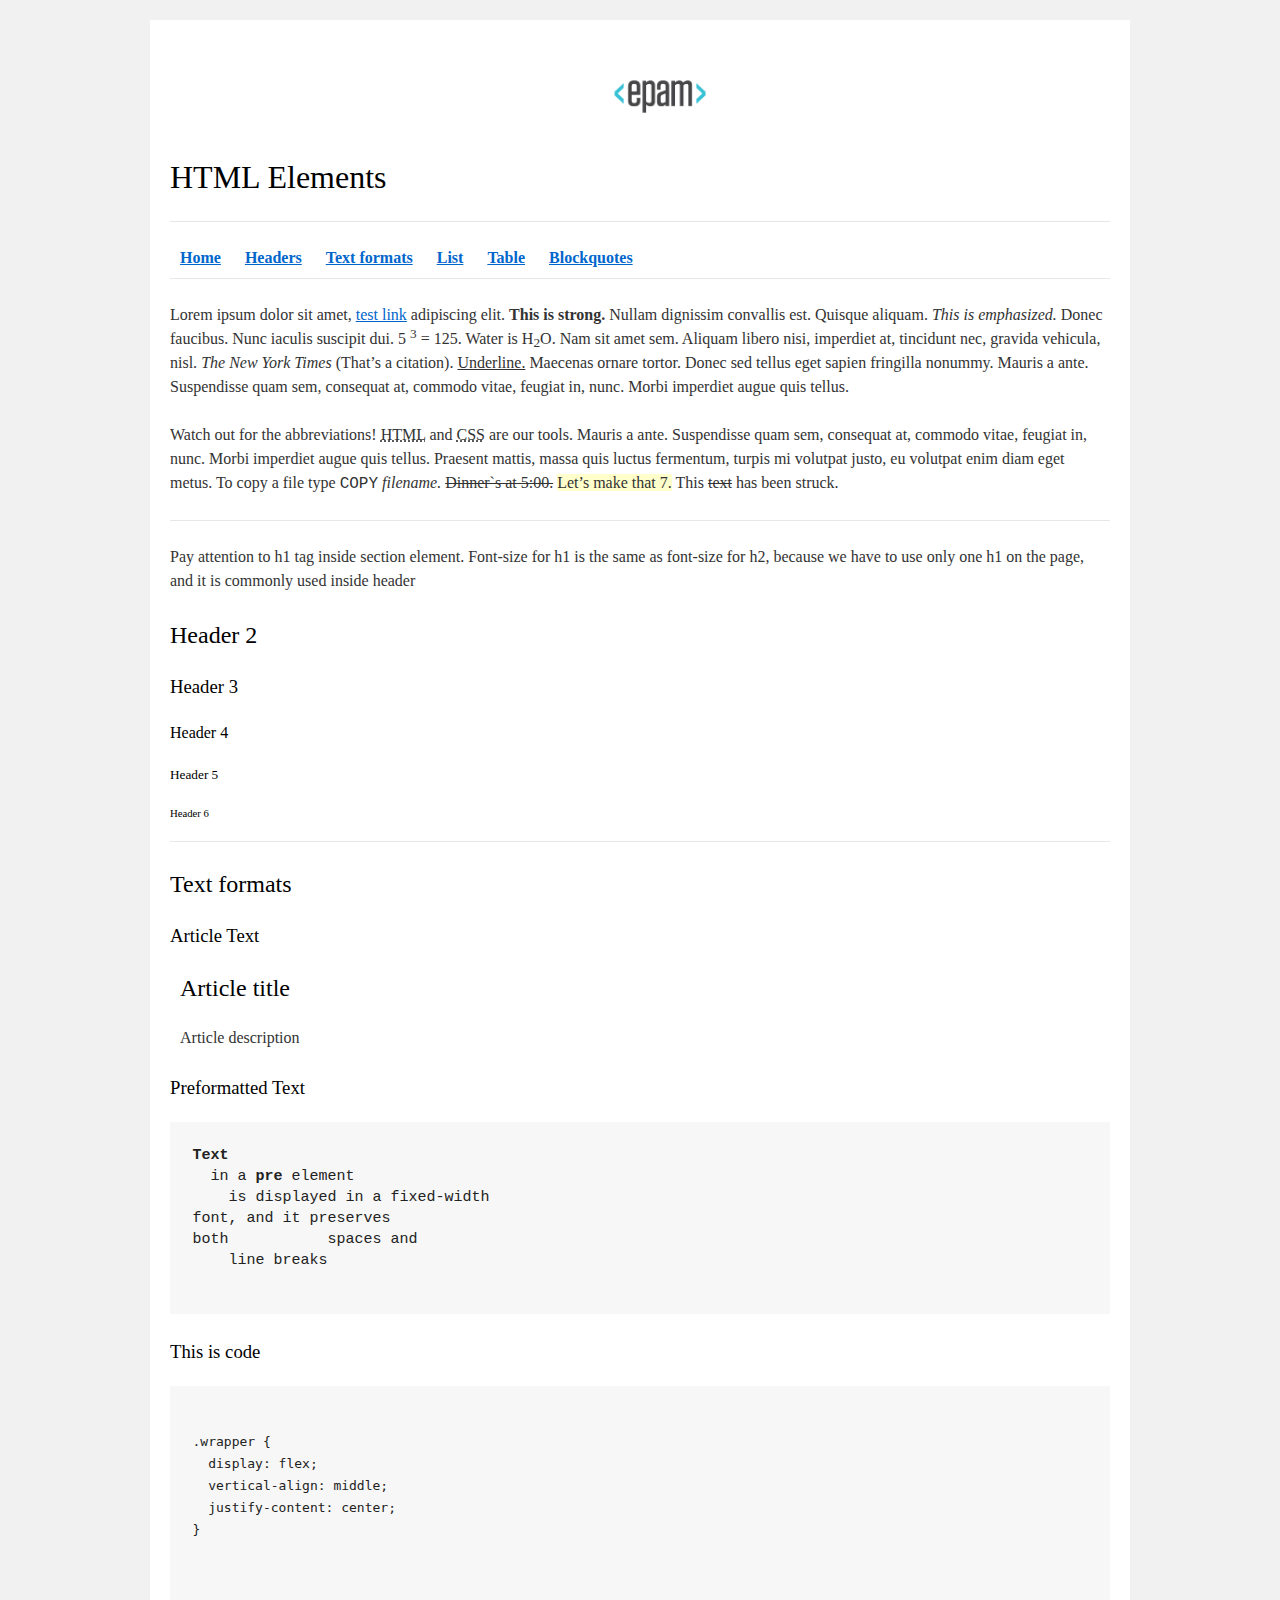
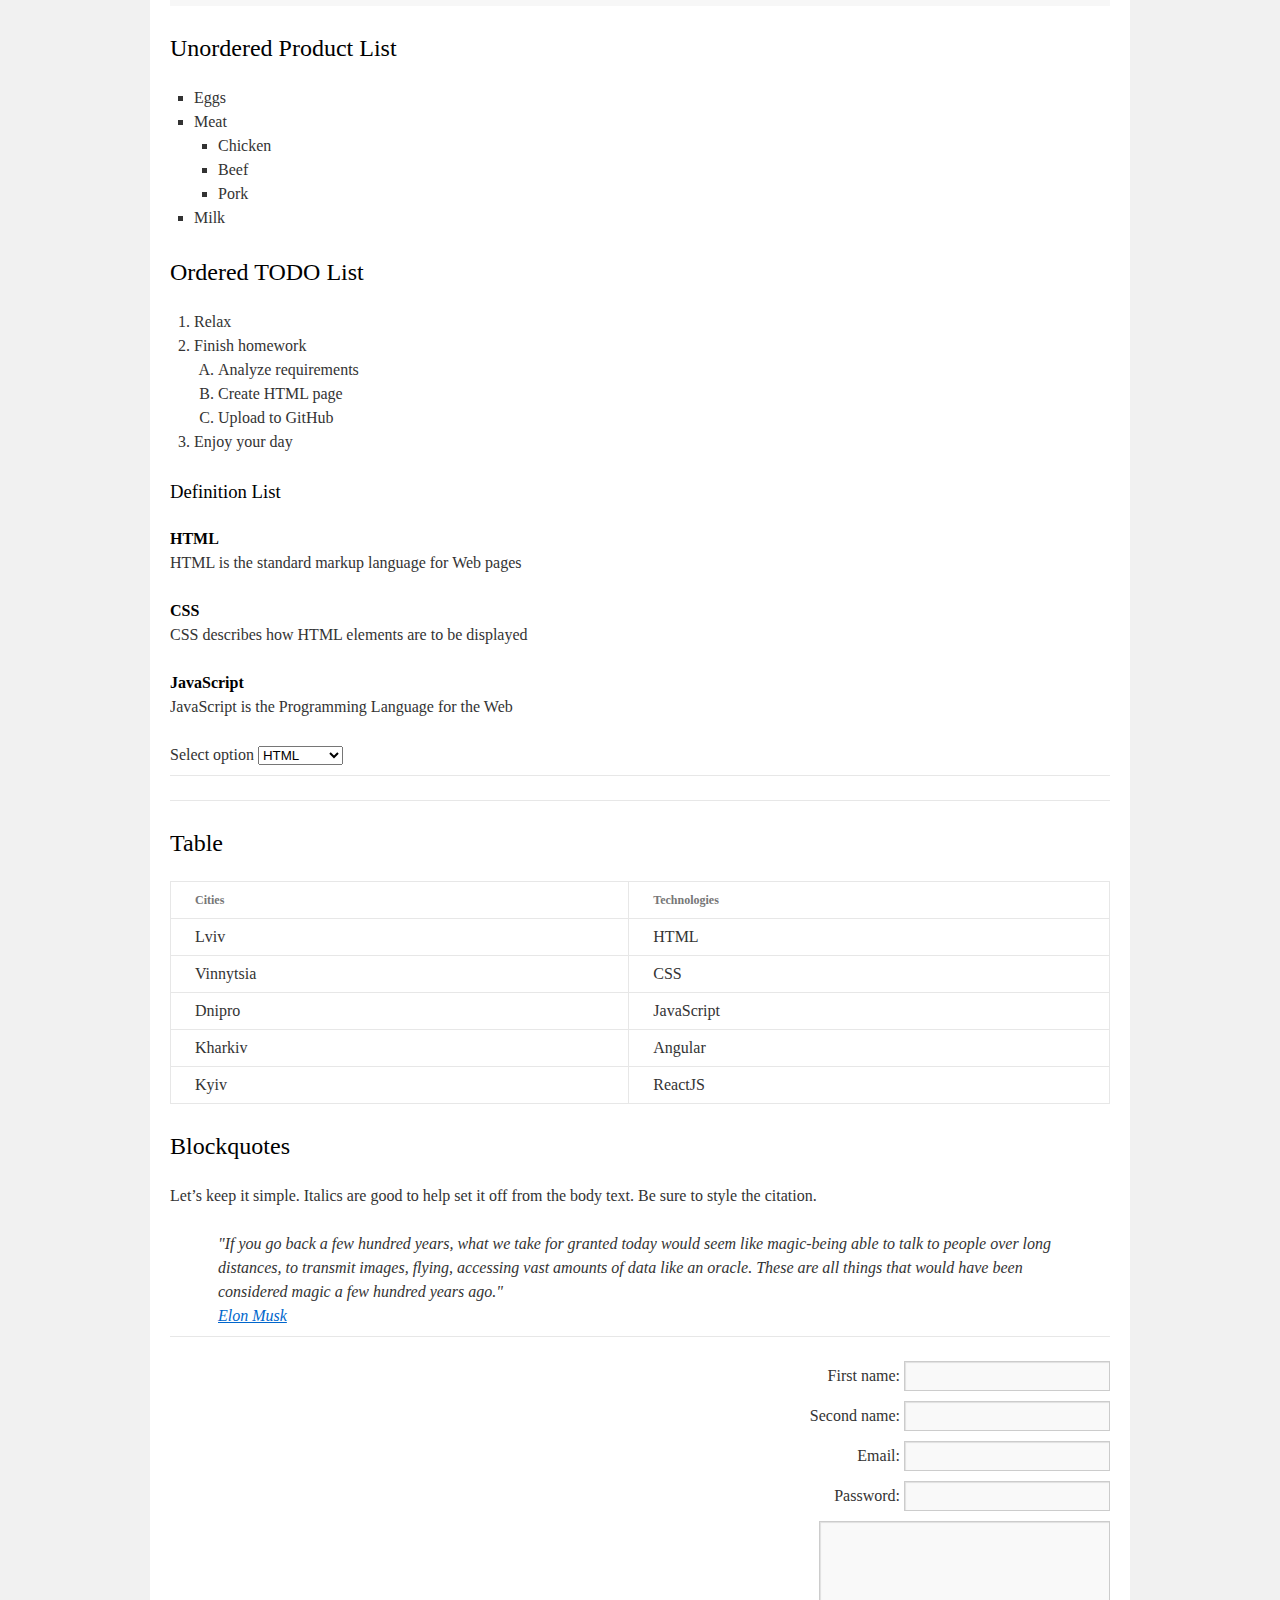
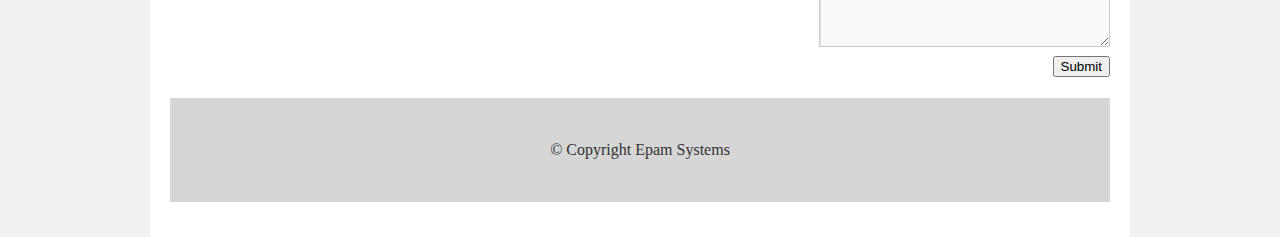
<file: FL11_HW1/homework/index.html>
<!DOCTYPE html>
<html lang="en">

<head>
  <meta charset="utf-8">
  <title>HTML Basics</title>
  <link rel="stylesheet" href="style.css">
</head>

<body>
  <div id="wrapper">
    <div id="main">
      <div id="container">
        <div id="content" role="main">
          
          <header id="home">
            <img src="logo.png" alt="Logo EPAM">
            <h1>HTML Elements</h1>
          </header>
          <hr>

          <nav>
              <a href="#home"><b>Home</b></a>
              <a href="#headers"><b>Headers</b></a>
              <a href="#formats"><b>Text formats</b></a>
              <a href="#list"><b>List</b></a>
              <a href="#table"><b>Table</b></a>
              <a href="#blockquotes"><b>Blockquotes</b></a>
          </nav>
          <hr>

            <p> Lorem ipsum dolor sit amet,
              <a href="#">test link</a>
              adipiscing elit.
              <strong>This is strong.</strong>
              Nullam dignissim convallis est. Quisque aliquam.
              <em>This is emphasized.</em>
              Donec faucibus. Nunc iaculis suscipit dui. 5
              <sup>3</sup> = 125.
              Water is H<sub>2</sub>O.
              Nam sit amet sem. Aliquam libero nisi, imperdiet at, tincidunt nec, gravida vehicula, nisl.
              <cite>The New York Times</cite>
              (That&#8217;s a citation).
              <u>Underline.</u>
              Maecenas ornare tortor. Donec sed tellus eget sapien fringilla nonummy. Mauris a ante. Suspendisse quam sem, consequat at, commodo vitae, feugiat in, nunc. Morbi imperdiet augue quis tellus.<br>
              <br>
              Watch out for the abbreviations!
              <abbr title="Hyper Text Markup Language">HTML</abbr> 
              and
              <abbr title="Cascading Style Sheets">CSS</abbr> 
              are our tools. Mauris a ante. Suspendisse quam sem, consequat at, commodo vitae, feugiat in, nunc. Morbi imperdiet augue quis tellus. Praesent mattis, massa quis luctus fermentum, turpis mi volutpat justo, eu volutpat enim diam eget metus. To copy a file type
              <samp>COPY</samp>
              <em>filename.</em>
              <del>Dinner`s at 5:00.</del>
              <ins>Let&#8217;s make that 7.</ins>
              This <s>text</s> has been struck.</p>
          <hr>

          <section id="headers">
              Pay attention to h1 tag inside section element. Font-size for h1 is the same as font-size for h2,
              because we have to use only one h1 on the page, and it is commonly used inside header
              <br><br>
              <h2>Header 2</h2>
              <h3>Header 3</h3>
              <h4>Header 4</h4>
              <h5>Header 5</h5>
              <h6>Header 6</h6>
          </section>
          <hr>

          <section id="formats">
              <h2>Text formats</h2>
              <h3>Article Text</h3>
              <article>   
              <header>
                <h2>Article title</h2>
                <p>Article description</p>
              </header>
            </article>
             <h3>Preformatted Text</h3>
              <pre>
<b>Text</b>
  in a <b>pre</b> element
    is displayed in a fixed-width
font, and it preserves
both           spaces and
    line breaks
              </pre> 
          </section>
          <section>
              <h3>This is code</h3>
                
                <pre>
                    <code>
.wrapper {
  display: flex;
  vertical-align: middle;
  justify-content: center;
}

</code>            
</pre>       
          </section>

          <section id="list">
              <h2>Unordered Product List</h2>
              <ul>
              <li>Eggs</li>
              <li>Meat
              <ul>
                <li>Chicken</li>
                <li>Beef</li>
                <li>Pork</li>
              </ul>
            </li>
              <li>Milk</li>
            </ul>
              
              <h2>Ordered TODO List</h2>
              <ol>
              <li>Relax</li>
              <li>Finish homework
              <ol>
                <li>Analyze requirements</li>
                <li>Create HTML page</li>  
                <li>Upload to GitHub</li>
              </ol>
            </li>
              <li>Enjoy your day</li>
            </ol>
            <h3>Definition List</h3>
            <dl>
              <dt>HTML</dt>
              <dd>HTML is the standard markup language for Web pages</dd>
              <dt>CSS</dt>
              <dd>CSS describes how HTML elements are to be displayed</dd>
              <dt>JavaScript</dt>
              <dd>JavaScript is the Programming Language for the Web</dd>
            </dl>
            Select option <select>
              <option>HTML</option>
              <option>CSS</option>
              <option>JavaScript</option>
            </select>
          </section>
          <hr><hr>

          <section id="table">
            <h2>Table</h2>
            <table>
              <thead>
                <tr>
                  <th>Cities</th>
                  <th>Technologies</th>
                </tr>
              </thead>
              <tbody>
                <tr>
                  <td>Lviv</td>
                  <td>HTML</td>
                </tr>
                <tr>
                    <td>Vinnytsia</td>
                    <td>CSS</td>
                  </tr>
                <tr>
                    <td>Dnipro</td>
                    <td>JavaScript</td>
                  </tr>
                <tr>
                      <td>Kharkiv</td>
                      <td>Angular</td>
                  </tr>
                <tr>
                      <td>Kyiv</td>
                      <td>ReactJS</td>
                  </tr>
              </tbody>
            </table>
          </section>

          <section id="blockquotes">
              <h2>Blockquotes</h2>
              <p>Let&#8217;s keep it simple. Italics are good to help set it off from the body text. Be sure to style the citation.</p>
              <blockquote>
              "If you go back a few hundred years, what we take for granted today would seem like magic-being able
              to talk to people over long distances, to transmit images, flying, accessing vast amounts of data
              like an oracle. These are all things that would have been considered magic a few hundred years ago."<br>
              <a href="#">Elon Musk</a>
            </blockquote>           
            <hr>
            <form action="#">
              <label for="firstname">First name:</label> 
              <input type="text" id="firstname"/>
              <br>
              <label for="secondname">Second name:</label> 
              <input type="text" id="secondname">
              <br>
              <label for="email">Email:</label> 
              <input type="email" id="email">
              <br>
              <label for="password">Password:</label> 
              <input type="password" id="password">
              <br>
              <textarea cols="30" rows="5"></textarea>
              <br>
              <button type="submit" name="Submit">Submit</button>
            </form>
          </section>

          <footer>
              &copy; Copyright Epam Systems
          </footer>
        </div>
      </div>
    </div>
  </div>
</body>

</html>
</file>
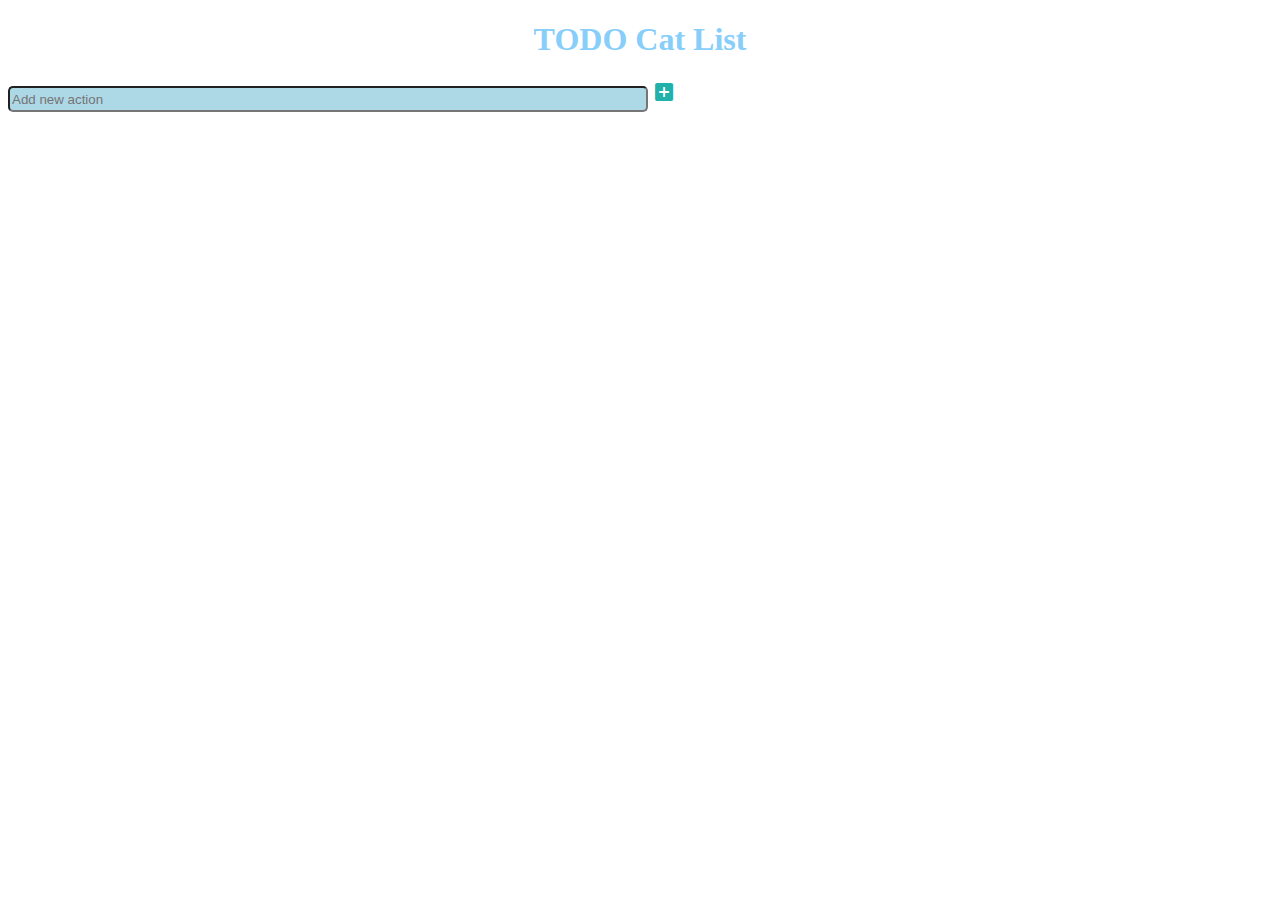
<file: FL11_HW11/homework/index.html>
<!DOCTYPE html>
<html lang="en">
<head>
  <meta charset="UTF-8">
  <title>Homework 11 - TODO Cat List</title>
  <link rel="stylesheet" href="./assets/material-icons/material-icons.css">
  <link rel="stylesheet" href="./assets/styles.css">
</head>
<body>
  <div id="root">
  <h1>TODO Cat List</h1>
    <input type="text" name="text" placeholder="Add new action" id="input">
    <i class="material-icons" onclick="newAction()" id="new1">add_box</i>
    <ul id="thisUL" class="myUL">
      </ul>
  </div>
  <script src="./src/app.js"></script>
</body>
</html>
</file>
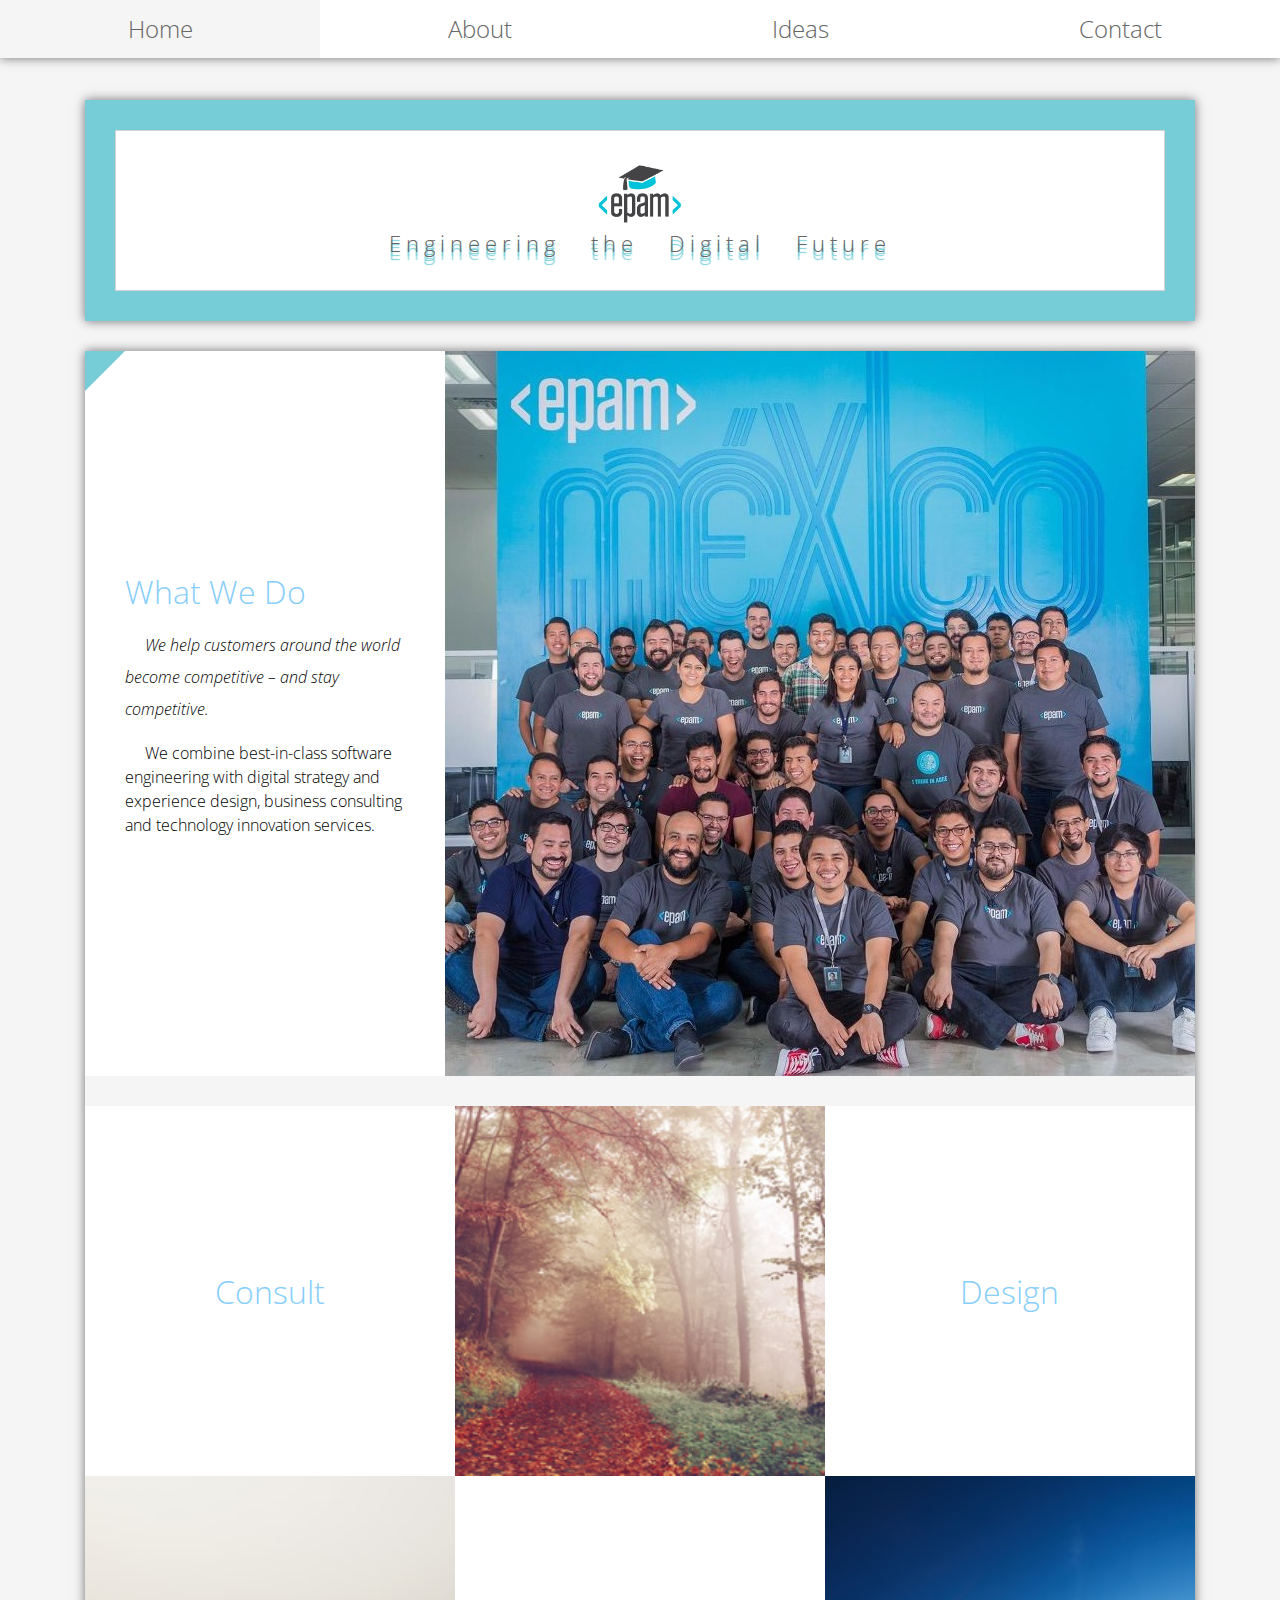
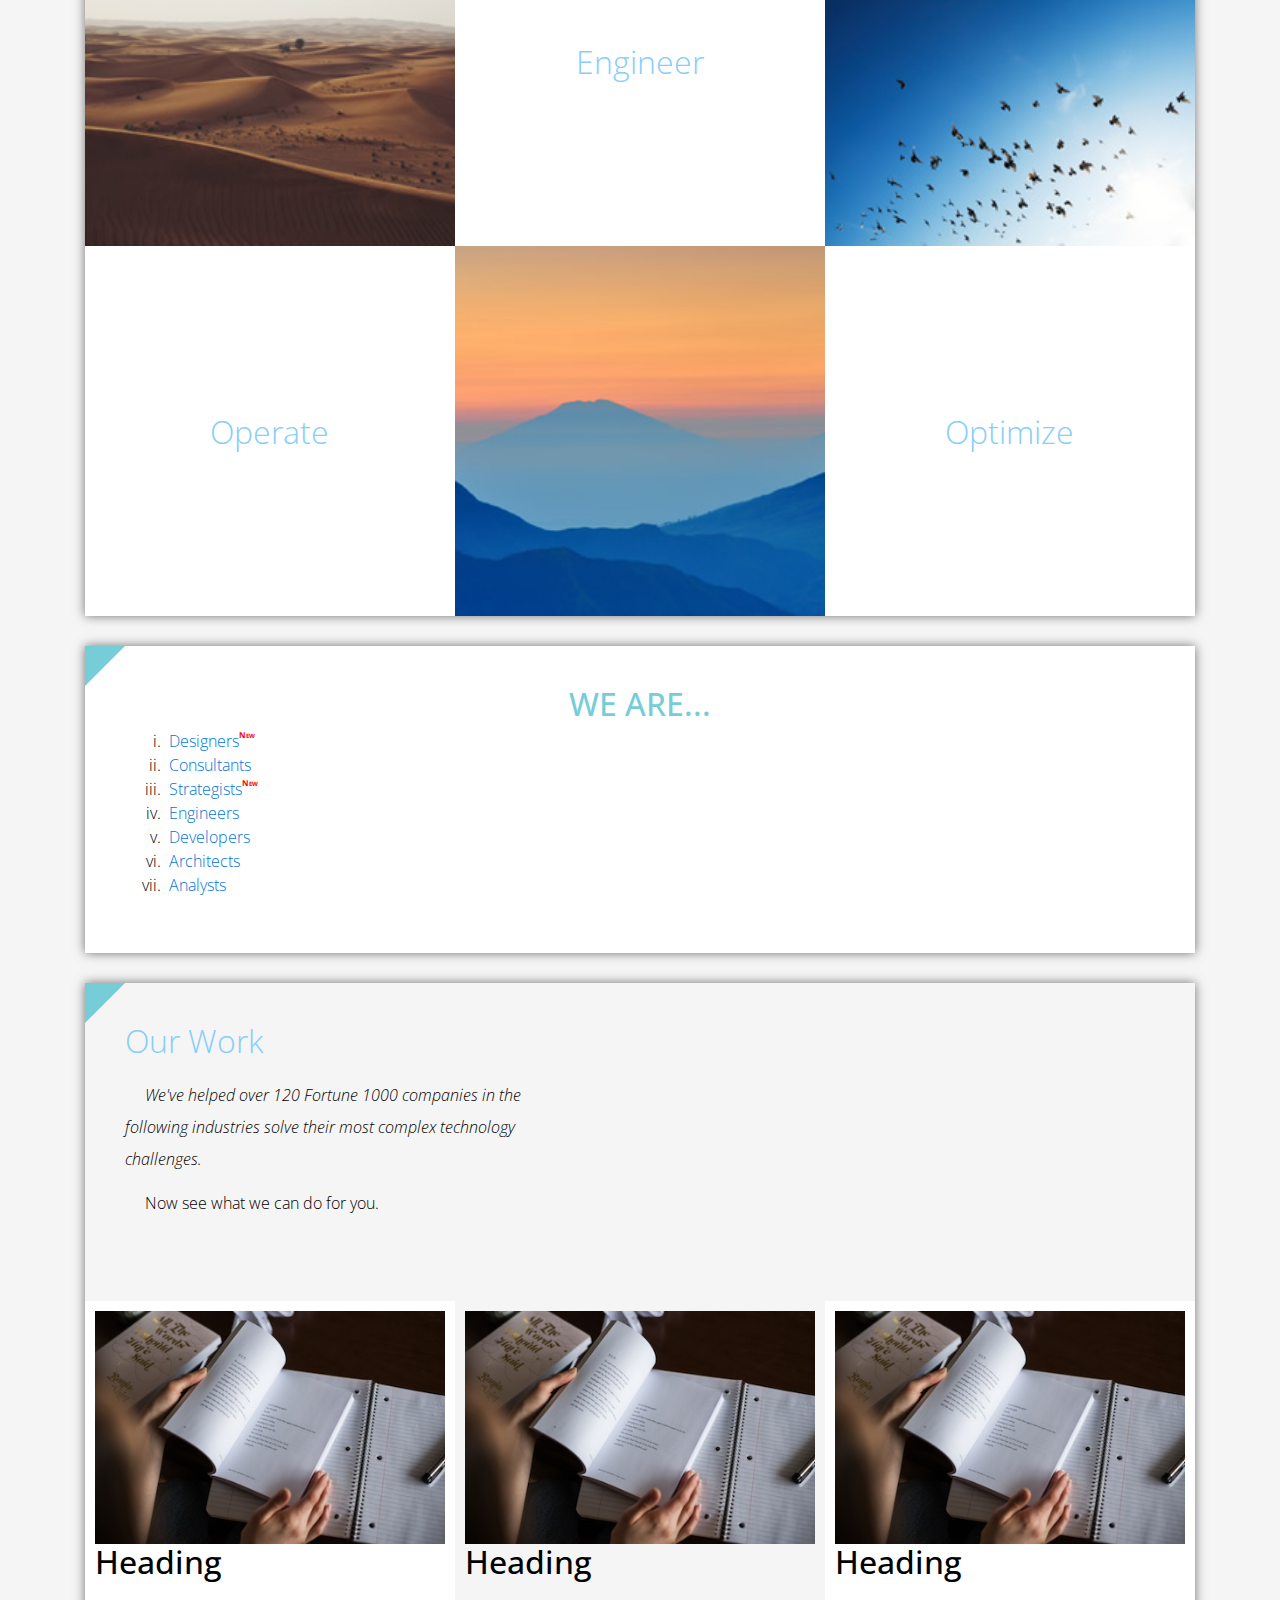
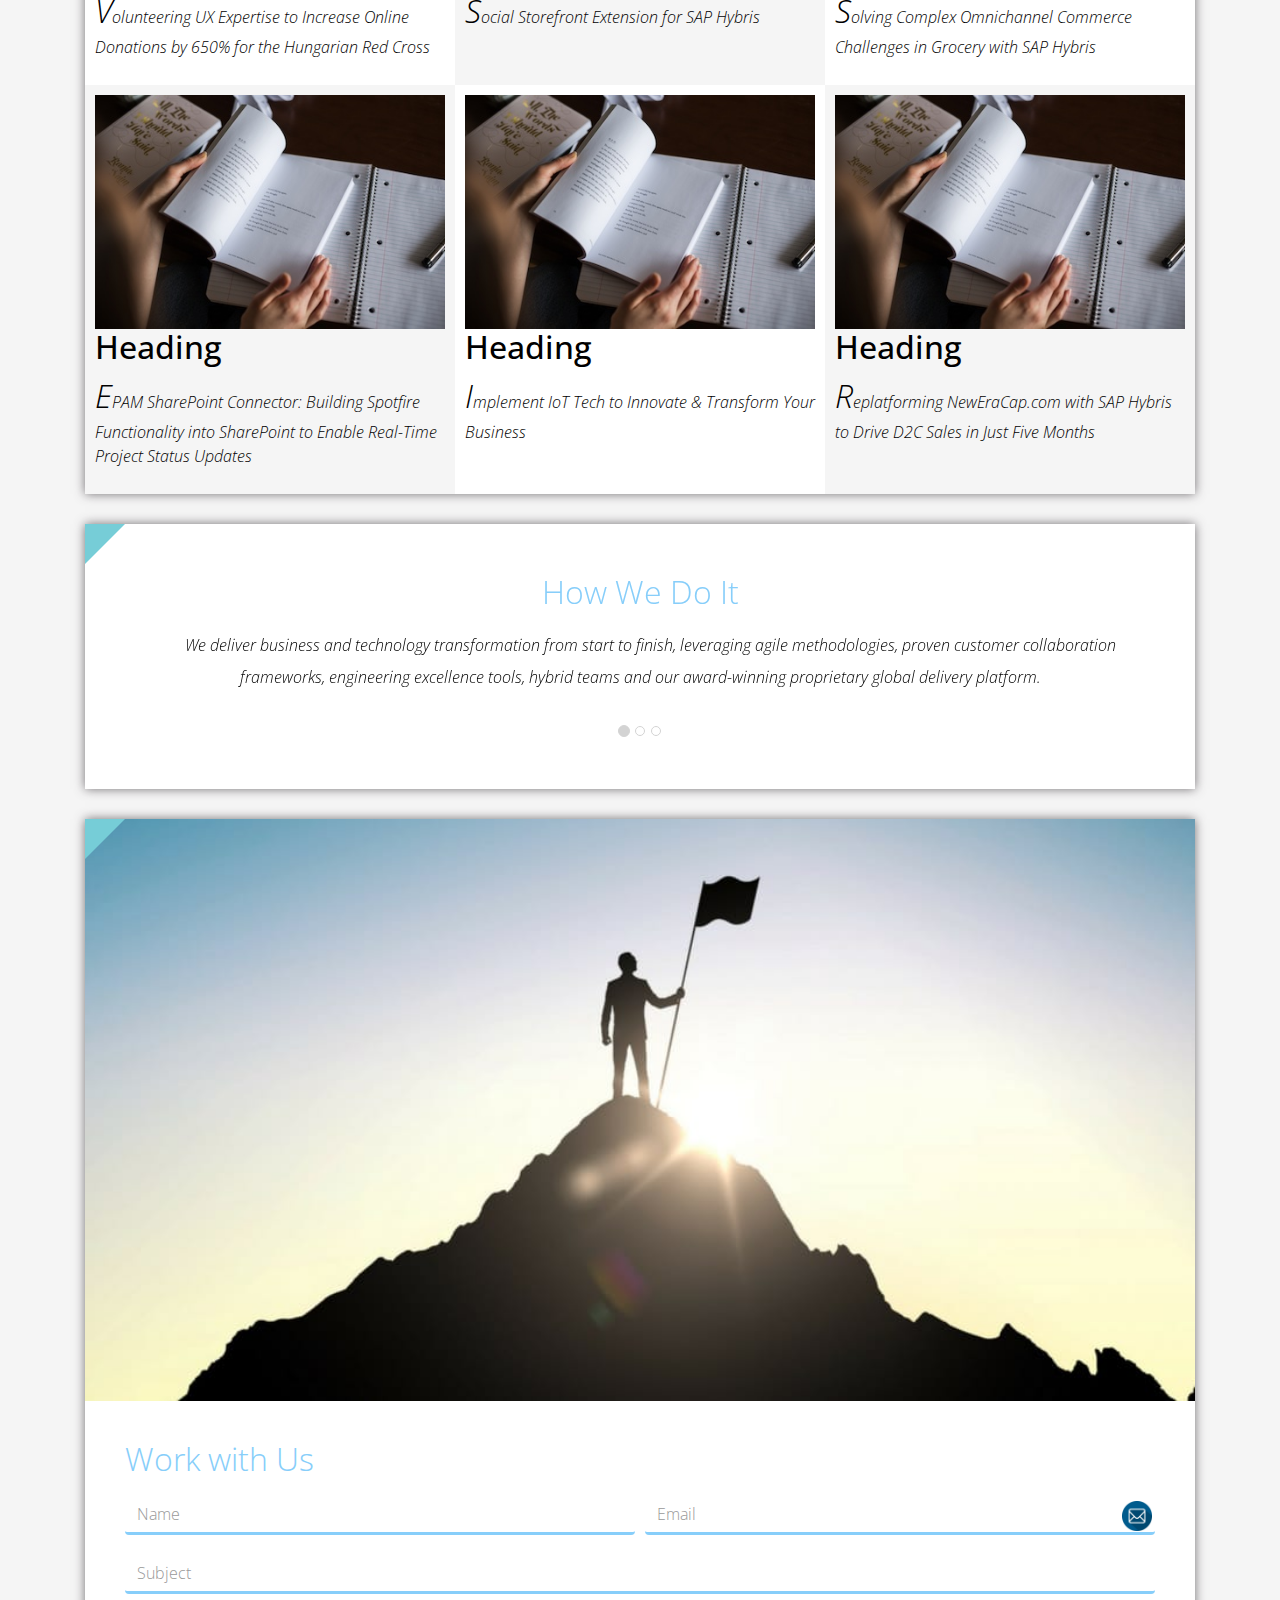
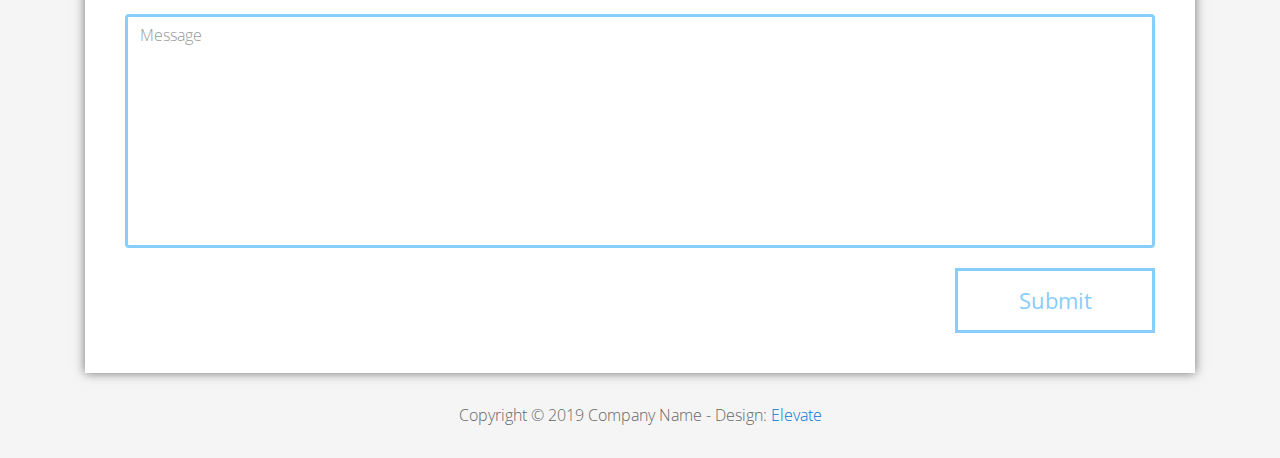
<file: FL11_HW2/homework/index.html>
<!DOCTYPE html>
<html lang="en">
<head>
  <meta charset="utf-8">
  <meta http-equiv="X-UA-Compatible" content="IE=edge">
  <meta name="viewport" content="width=device-width, initial-scale=1">

  <title>CSS Basics HW</title>



  <!-- load stylesheets -->
  <link rel="stylesheet" href="http://fonts.googleapis.com/css?family=Open+Sans:300,400">
  <!-- Google web font "Open Sans" -->
  <link rel="stylesheet" href="css/bootstrap.min.css">
  <!-- Bootstrap style -->
  <link rel="stylesheet" href="css/general.css">
  <link rel="stylesheet" href="css/style.css">
  <!-- Templatemo style -->
</head>

<body>
<div class="container">

  <div class="tm-sidebar">
    <nav class="tm-main-nav">
      <ul>
        <li class="tm-nav-item"><a href="#home" class="tm-nav-item-link">Home</a></li>
        <li class="tm-nav-item"><a href="#about" class="tm-nav-item-link">About</a></li>
        <li class="tm-nav-item"><a href="#ideas" class="tm-nav-item-link">Ideas</a></li>
        <li class="tm-nav-item"><a href="#contact" class="tm-nav-item-link">Contact</a></li>
      </ul>
    </nav>
  </div>

  <div class="tm-main-content">

    <div id="home" class="tm-content-box tm-content-header margin-b-10">
      <div class="tm-banner">
        <div class="tm-banner-inner">
          <img src="img/epam_logo.png" width="100" alt="">
          <p class="tm-banner-text">Engineering the Digital Future</p>
        </div>
      </div>
    </div>

    <section>
      <div class="tm-content-box flex-2-col">

        <div class="padding-medium flex-item tm-team-description-container flex-item">
          <h2 class="tm-section-title">What We Do</h2>
          <p class="tm-section-description">We help customers around the world become competitive – and stay competitive.</p>
          <p class="tm-section-description"> We combine best-in-class software engineering with digital strategy and experience design, business consulting and technology innovation services.</p>
        </div>
        <div class="flex-item tm-team-img">
          <img src="img/epam-mexico.jpg" alt="epam-mexico">
        </div>

      </div>

      <div id="about" class="tm-content-box">

        <ul class="boxes gallery-container">
          <li class="box box-bg">
            <h2 class="tm-section-title tm-section-title-box tm-box-bg-title">Consult</h2>
          </li>
          <li class="box">
            <a href="img/idea-large-01.jpg">
              <img src="img/idea-01.jpg" alt="Image" class="img-fluid thumbnail box-img">
            </a>
          </li>
          <li class="box box-bg">
            <h2 class="tm-section-title tm-section-title-box tm-box-bg-title">Design</h2>
          </li>
          <li class="box">
            <a href="img/idea-large-02.jpg">
              <img src="img/idea-02.jpg" alt="Image" class="img-fluid thumbnail box-img">
            </a>
          </li>
          <li class="box box-bg">
            <h2 class="tm-section-title tm-section-title-box tm-box-bg-title">Engineer</h2>
          </li>
          <li class="box">
            <a href="img/idea-large-03.jpg">
              <img src="img/idea-03.jpg" alt="Image" class="img-fluid thumbnail box-img">
            </a>
          </li>
          <li class="box box-bg">
            <h2 class="tm-section-title tm-section-title-box tm-box-bg-title">Operate</h2>
          </li>
          <li class="box">
            <a href="img/idea-large-04.jpg">
              <img src="img/idea-04.jpg" alt="Image" class="img-fluid thumbnail box-img">
            </a>
          </li>
          <li class="box box-bg">
            <h2 class="tm-section-title tm-section-title-box tm-box-bg-title">Optimize</h2>
          </li>
        </ul>

      </div>

    </section>

    <!-- slider -->
    <section class="heading tm-content-box">
      <div class="padding-medium">
        <h2> WE ARE...</h2>
        <ol>
          <li><a href="index.html" class="text">Designers</a></li>
          <li><a href="index.html">Consultants</a></li>
          <li><a href="#" class="text">Strategists</a></li>
          <li><a href="#">Engineers</a></li>
          <li><a href="#">Developers</a></li>
          <li><a href="#">Architects</a></li>
          <li><a href="#">Analysts</a></li>
        </ol>
      </div>
    </section>

    <section class="blocks">
      <div class="padding-medium flex-item tm-team-description-container">
        <h2 class="tm-section-title">Our Work</h2>
        <p class="tm-section-description">We've helped over 120 Fortune 1000 companies in the following industries solve their most complex technology challenges. </p>
        <p class="tm-section-description"> Now see what we can do for you.</p>
      </div>
      <div class="tm-content-box flex-2-col">
      </div>
      <div  class="tm-content-box">
        <ul class="boxes gallery-container">
          <li class="box box-work">
            <img src="img/study.jpeg" alt="Image" class="img-fluid">
            <div>
              <h2>Heading</h2>
              <p>Volunteering UX Expertise to Increase Online Donations by 650% for the Hungarian Red Cross</p>
            </div>
          </li>
          <li class="box box-work">
            <img src="img/study.jpeg" alt="Image" class="img-fluid">
            <div>
              <h2>Heading</h2>
              <p>Social Storefront Extension for SAP Hybris</p>
            </div>
          </li>
          <li class="box box-work">
            <img src="img/study.jpeg" alt="Image" class="img-fluid">
            <div>
              <h2>Heading</h2>
              <p>Solving Complex Omnichannel Commerce Challenges in Grocery with SAP Hybris</p>
            </div>
          </li>
          <li class="box box-work">
            <img src="img/study.jpeg" alt="Image" class="img-fluid">
            <div>
              <h2>Heading</h2>
              <p>EPAM SharePoint Connector: Building Spotfire Functionality into SharePoint to Enable Real-Time Project Status Updates</p>
            </div>
          </li>
          <li class="box box-work">
            <img src="img/study.jpeg" alt="Image" class="img-fluid">
            <div>
              <h2>Heading</h2>
              <p>Implement IoT Tech to Innovate &amp; Transform Your Business</p>
            </div>
          </li>
          <li class="box box-work">
            <img src="img/study.jpeg" alt="Image" class="img-fluid">
            <div>
              <h2>Heading</h2>
              <p>Replatforming NewEraCap.com with SAP Hybris to Drive D2C Sales in Just Five Months</p>
            </div>
          </li>
        </ul>

      </div>
    </section>

    <section id="ideas">
      <div id="tmCarousel" class="carousel slide tm-content-box" data-ride="carousel">

        <ol class="carousel-indicators">
          <li data-target="#tmCarousel" data-slide-to="0" class="active"></li>
          <li data-target="#tmCarousel" data-slide-to="1" class=""></li>
          <li data-target="#tmCarousel" data-slide-to="2" class=""></li>
        </ol>

        <div class="carousel-inner" role="listbox">

          <div class="carousel-item active">
            <div class="carousel-content">
              <div class="flex-item">
                <h2 class="tm-section-title">How We Do It</h2>
                <p class="tm-section-description carousel-description">We deliver business and technology transformation from start to finish, leveraging agile methodologies, proven customer collaboration frameworks, engineering excellence tools, hybrid teams and our award-winning proprietary global delivery platform.</p>
              </div>
            </div>
          </div>

          <div class="carousel-item">
            <div class="carousel-content">
              <div class="flex-item">
                <h2 class="tm-section-title">Our Clients</h2>
                <p class="tm-section-description carousel-description">Lorem ipsum dolor sit amet,
                  consectetur adipiscing elit. Quisque vel nisi pharetra nibh varius pharetra ac
                  sagittis nisi. Etiam pharetra vestibulum hendrerit. Pellentesque interdum metus
                  sed massa rutrum.</p>
              </div>
            </div>
          </div>

          <div class="carousel-item">
            <div class="carousel-content">
              <div class="flex-item">
                <h2 class="tm-section-title">Our Projects</h2>
                <p class="tm-section-description carousel-description">Donec ex libero, fringilla
                  vitae purus sit amet, rhoncus pharetra lorem. Pellentesque id sem id lacus
                  ultricies vehicula. Aliquam rutrum mi non. Pellentesque interdum metus sed massa
                  rutrum.</p>
              </div>
            </div>
          </div>

        </div>

      </div>
    </section>

    <section class="tm-content-box">
      <img src="img/contact-us.jpg" alt="Contact image" class="img-fluid img-contact-us">

      <div id="contact" class="padding-medium">
        <h2 class="tm-section-title">Work with Us</h2>
        <form action="#contact" method="get" class="contact-form">

          <div class="form-group col-xs-12 col-sm-12 col-md-6 col-lg-6 form-group-2-col-left">
            <input type="text" id="contact_name" name="contact_name" class="form-control"
                   placeholder="Name" required/>
          </div>
          <div class="form-group col-xs-12 col-sm-12 col-md-6 col-lg-6 form-group-2-col-right mandatory-field">
            <input type="email" id="contact_email" name="contact_email" class="form-control"
                   placeholder="Email" required/>
          </div>
          <div class="form-group">
            <input type="text" id="contact_subject" name="contact_subject" class="form-control"
                   placeholder="Subject" required/>
          </div>
          <div class="form-group">
            <textarea id="contact_message" name="contact_message" class="form-control" rows="9"
                      placeholder="Message" required></textarea>
          </div>

          <button type="submit" class="btn btn-primary submit-btn">Submit</button>

        </form>
      </div>
    </section>

    <footer class="tm-footer">
      <p class="text-xs-center">Copyright &copy; 2019 Company Name

        - Design: <a rel="nofollow" href="http://www.templatemo.com/tm-481-elevate"
                     target="_parent">Elevate</a></p>
    </footer>

  </div>

</div>

</body>
</html>
</file>
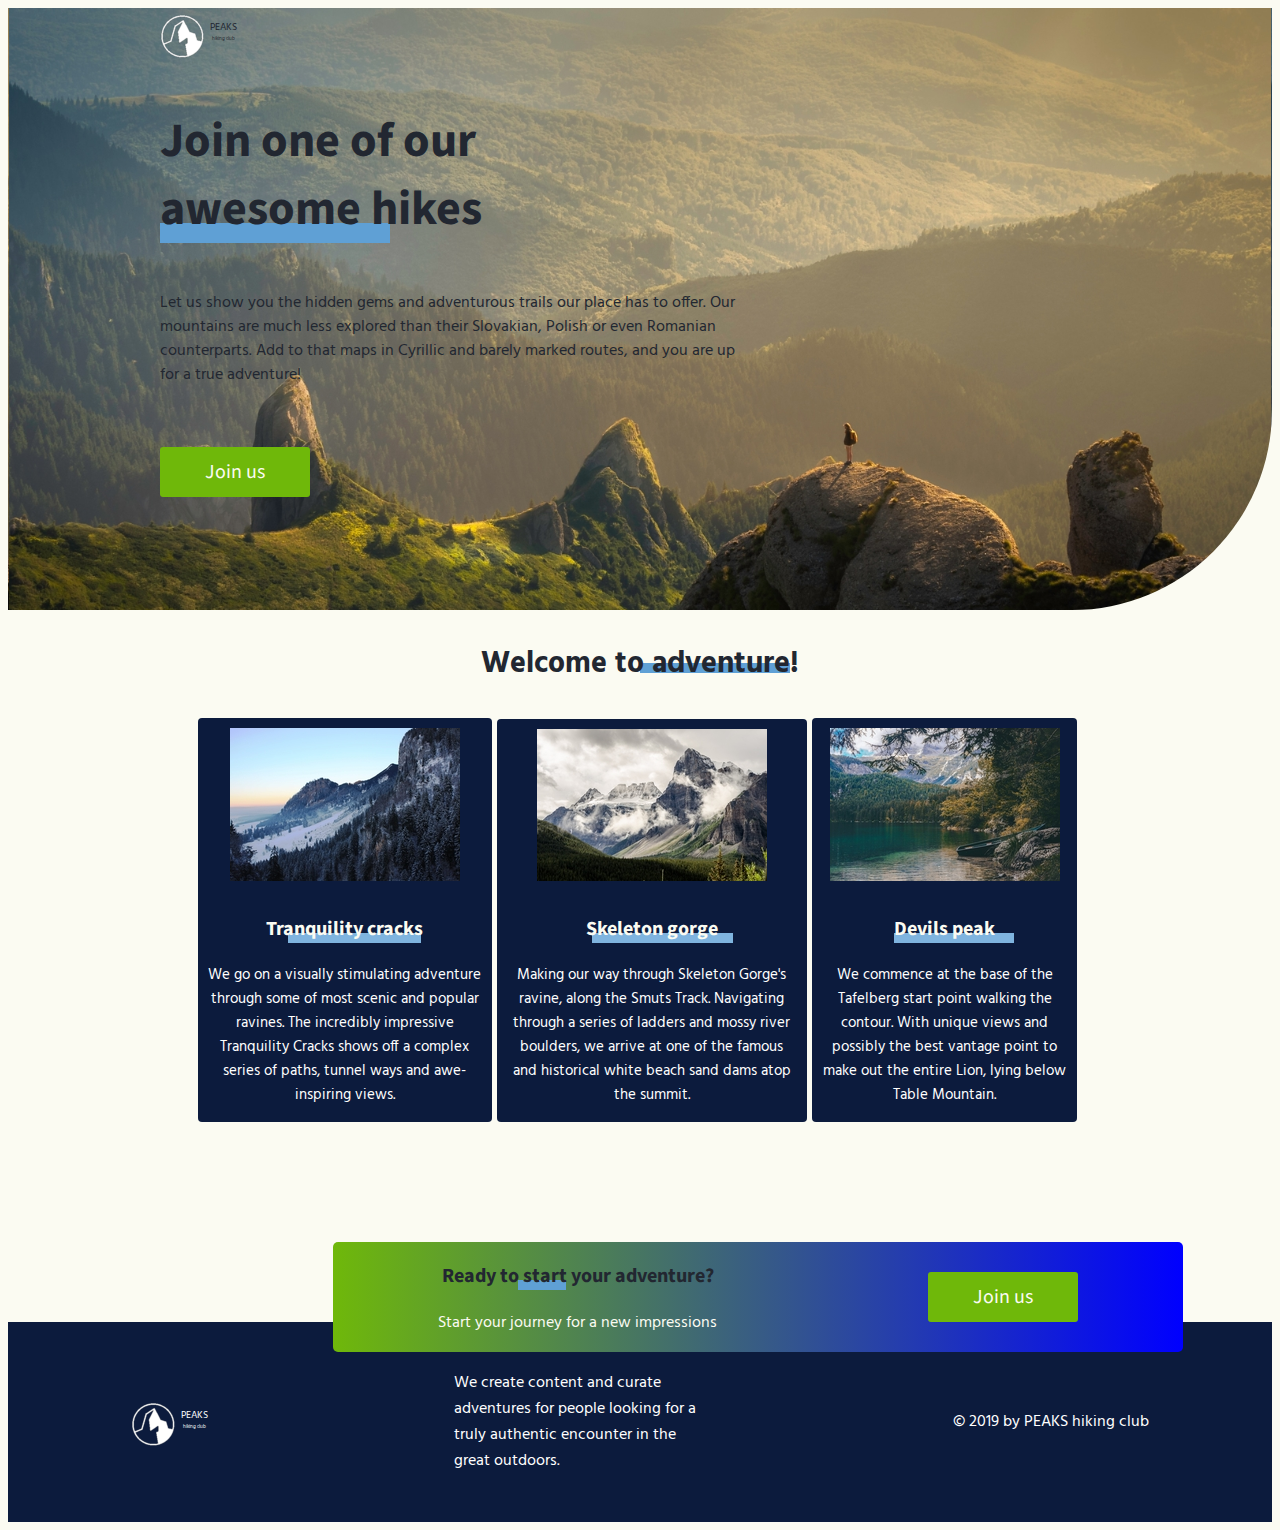
<file: FL11_HW3/homework/index.html>
<!DOCTYPE html>
<html lang="en">

  <head>
    <meta charset="UTF-8">
    <meta name="viewport" content="width=device-width, initial-scale=1.0">
    <meta http-equiv="X-UA-Compatible" content="ie=edge">
    <link href="https://fonts.googleapis.com/css?family=Hind:400,600%7CSource+Sans+Pro:400,600,700%7CFresca" rel="stylesheet"/>

    <!-- Styles should be switched here: -->

    <link rel="stylesheet" type="text/css" href="css/style1.css">
<!--     <link rel="stylesheet" type="text/css" href="css/style2.css">-->

    <title>PEAKS hiking club</title>
  </head>

  <body>
    <header class="header">
      <div class="header-wrap">
        <div class="landing-logo">
          <img src="img/m-logo.png" alt="logo" />
          <p>PEAKS<span>hiking club</span></p>
        </div>
        <p class="header_heading">
          Join one of our awesome hikes
        </p>
        <p class="header_text">
          Let us show you the hidden gems and adventurous trails our place has to offer.
          Our mountains are much less explored than their Slovakian,
          Polish or even Romanian counterparts. Add to that maps in Cyrillic and barely marked routes,
          and you are up for a true adventure!
        </p>
        <button class="header_button">Join us</button>
      </div>
    </header>
    <main class="section">
      <p class="section_text">
        Welcome to adventure!
      </p>
      <div class="section_card_wrap">
        <div class="section_card">
          <img class="section_card_img"
               src="img/m-1.jpg"
               alt="experts"/>
          <p class="section_card_heading">
            Tranquility cracks
            <span class="section_card_underline"></span>
          </p>
          <p class="section_card_text">
            We go on a visually stimulating adventure through some of most scenic and popular ravines.
            The incredibly impressive Tranquility Cracks shows off a complex series of paths, tunnel ways and awe-inspiring views.
          </p>
        </div>
        <div class="section_card">
          <img class="section_card_img"
               src="img/m-2.jpg"
               alt="content formats"/>
          <p class="section_card_heading">
            Skeleton gorge
            <span class="section_card_underline"></span>
          </p>
          <p class="section_card_text">
            Making our way through Skeleton Gorge's ravine, along the Smuts Track.
            Navigating through a series of ladders and mossy river boulders, we arrive at one of the famous and historical white beach sand dams atop the summit.
          </p>
        </div>
        <div class="section_card">
          <img class="section_card_img"
               src="img/m-3.jpg"
               alt="certificate"/>
          <p class="section_card_heading">
            Devils peak
            <span class="section_card_underline"></span>
          </p>
          <p class="section_card_text">
            We commence at the base of the Tafelberg start point walking the contour.
            With unique views and possibly the best vantage point to make out the entire Lion, lying below Table Mountain.
          </p>
        </div>
      </div>
      <div class="section_banner">
        <div class="section_banner_text_wrap">
          <p class="section_banner_heading">
            Ready to start your adventure?
          </p>
          <p class="section_banner_text">
            Start your journey for a new impressions
          </p>
        </div>
        <button class="section_banner_button">Join us</button>
      </div>
    </main>
    <footer class="footer">
      <div class="footer-wrap">
        <div class="footer_logo landing-logo">
          <img src="img/m-logo.png" alt="logo" />
          <p>PEAKS<span>hiking club</span></p>
        </div>
        <p class="footer_text">
          We create content  and curate adventures for  people looking for a truly authentic encounter in the great outdoors.
        </p>
        <span class="footer-cr">
          &copy; 2019 by PEAKS hiking club
        </span>
      </div>
    </footer>
  </body>

</html>
</file>
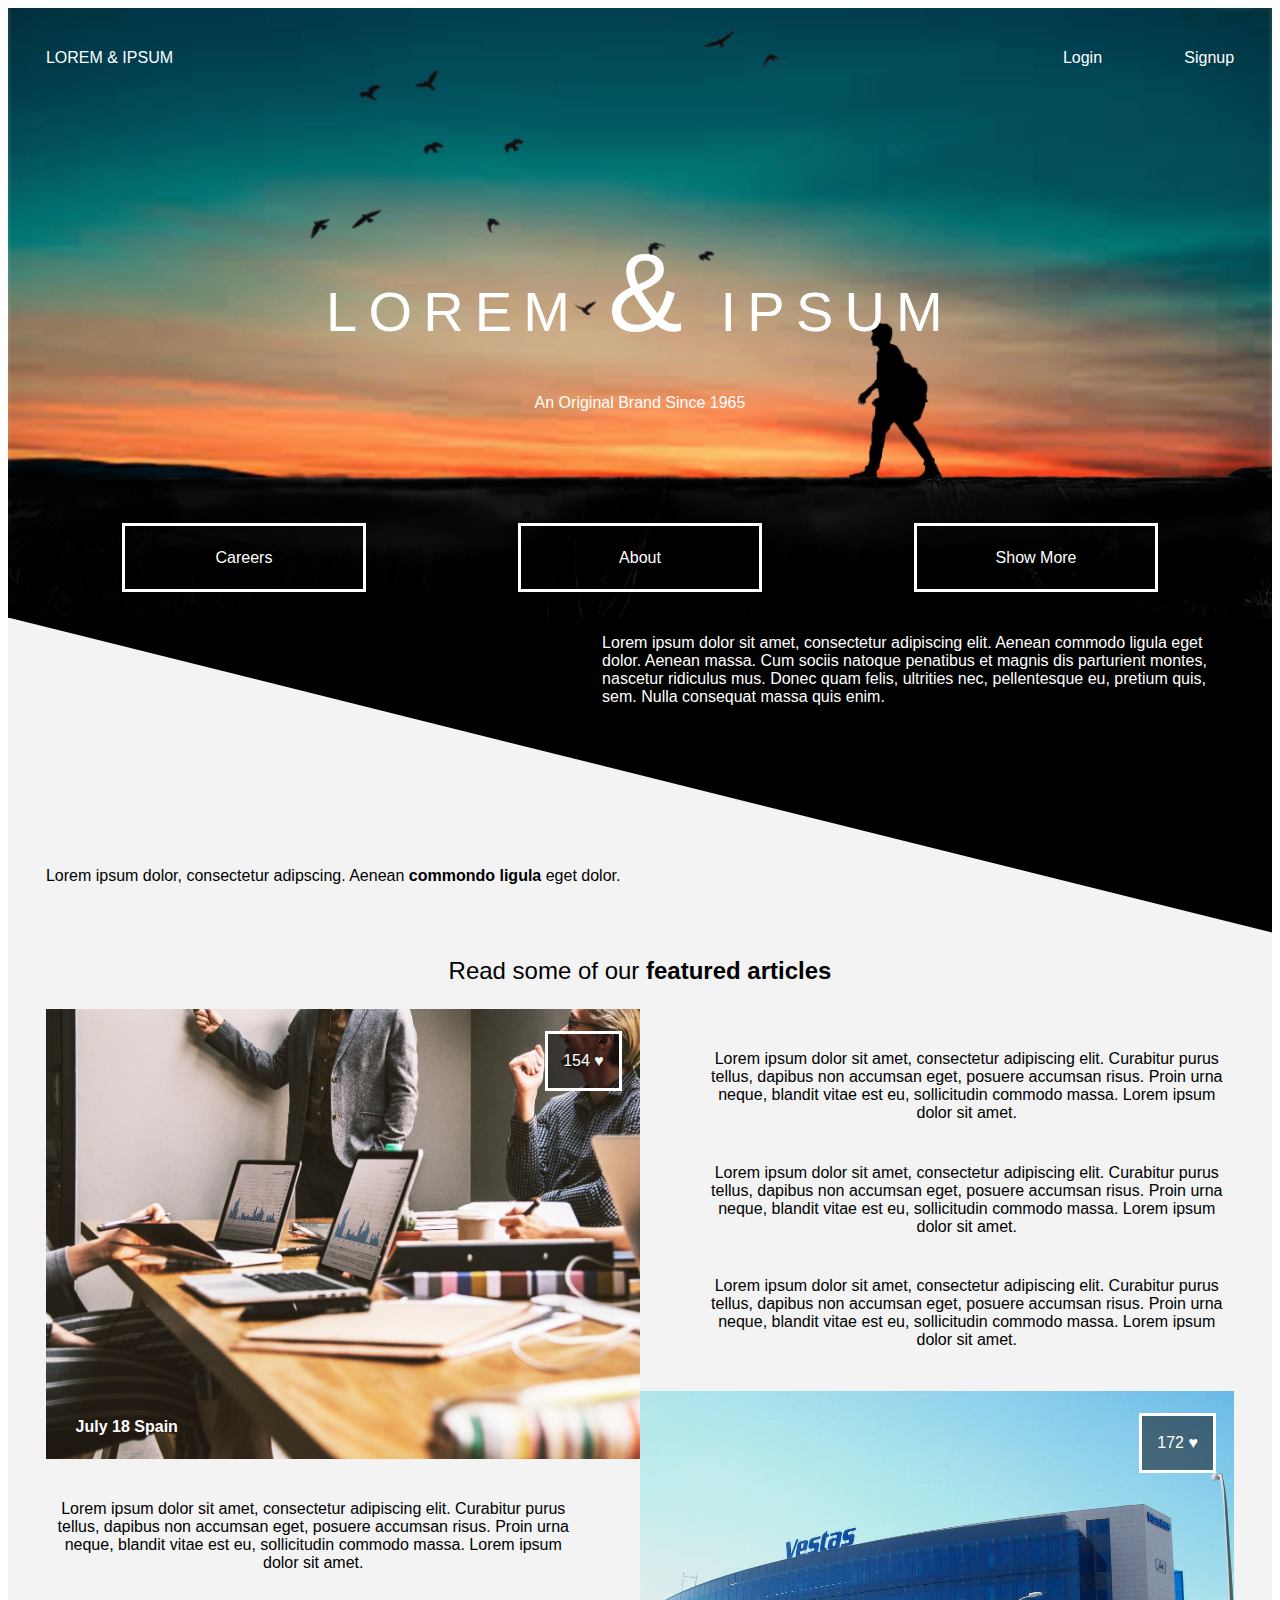
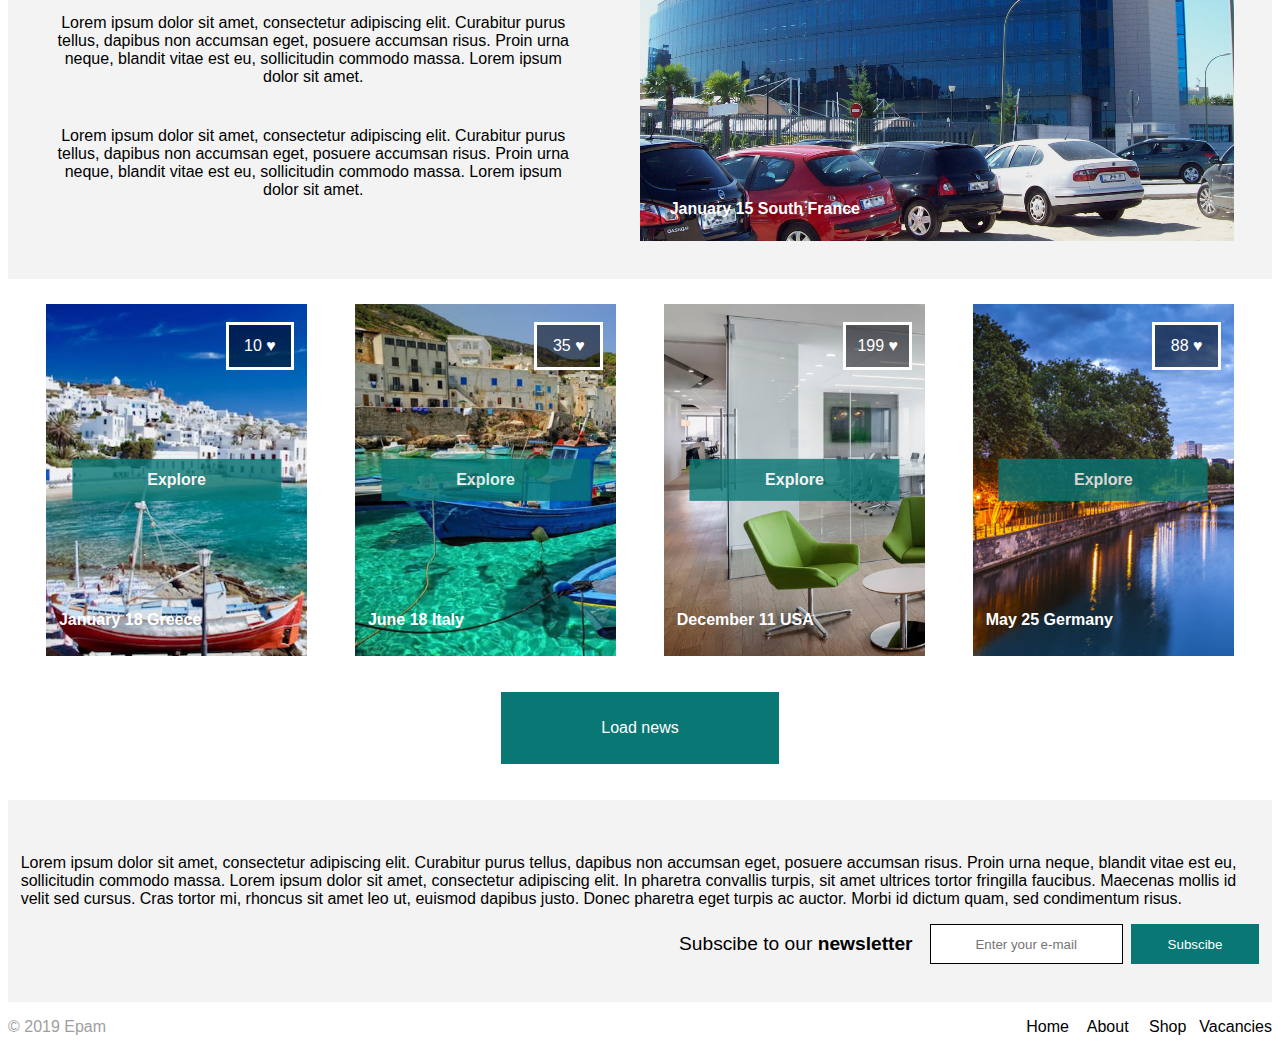
<file: FL11_HW4/homework/index.html>
<!DOCTYPE html>
<html lang="en">
  <head>
        <meta charset="UTF-8">
        <meta name="viewport" content="width=device-width, height=device-height, initial-scale=1.0">
        <link rel="stylesheet" type="text/css" href="css/style.css">
        <title>Lorem & Ipsum</title>
    </head>
  <body>
      <header>
          <div class="header-wrap">
            <div class="cabinet">
             <p>LOREM &#38; IPSUM</p> 
             <p class="login"><a href="#">Login</a></p>
             <p class="login"><a href="#">Signup</a></p>
            </div>
          <div class="header">
          <h1 class="header_heading">LOREM <span>&#38;</span> IPSUM</h1>
          <p class="header_heading2">An Original Brand Since 1965</p>
          </div>
          <nav class="header_buttons">
          <div class="button"><a href="#">Careers</a></div>
          <div class="button"><a href="#">About</a></div>
          <div class="button"><a href="#">Show More</a></div>
          </nav>
        </div>
      </header>
      <main>
          <div class="info">
              <div class="polygon">
                <p class="black">Lorem ipsum dolor sit amet, consectetur adipiscing elit. Aenean commodo ligula eget dolor. 
                Aenean massa. Cum sociis natoque penatibus et magnis dis parturient montes, nascetur ridiculus mus. 
                Donec quam felis, ultrities nec, pellentesque eu, pretium quis, sem. Nulla consequat massa quis enim.</p>
              </div>
              <p class="white">Lorem ipsum dolor, consectetur adipscing. Aenean <span>commondo ligula</span> eget dolor.</p>
           </div>
          <div class="articles_wrap">
          <p class="heading">Read some of our <span>featured articles</span></p>
          <div class="articles">
                <div class="left_image">
                    <p class="likes">154 &hearts;</p>
                    <p class="date">July 18 Spain</p>
                  </div>
                <p class="left_p">Lorem ipsum dolor sit amet, consectetur adipiscing elit. Curabitur purus tellus, dapibus non accumsan eget, posuere accumsan risus. Proin urna neque, blandit vitae est eu, sollicitudin commodo massa. Lorem ipsum dolor sit amet.</p>
                <p class="left_p">Lorem ipsum dolor sit amet, consectetur adipiscing elit. Curabitur purus tellus, dapibus non accumsan eget, posuere accumsan risus. Proin urna neque, blandit vitae est eu, sollicitudin commodo massa. Lorem ipsum dolor sit amet.</p>
                <p class="left_p">Lorem ipsum dolor sit amet, consectetur adipiscing elit. Curabitur purus tellus, dapibus non accumsan eget, posuere accumsan risus. Proin urna neque, blandit vitae est eu, sollicitudin commodo massa. Lorem ipsum dolor sit amet.</p>
              </div>
              <div class="articles">
                <p class="right_p">Lorem ipsum dolor sit amet, consectetur adipiscing elit. Curabitur purus tellus, dapibus non accumsan eget, posuere accumsan risus. Proin urna neque, blandit vitae est eu, sollicitudin commodo massa. Lorem ipsum dolor sit amet.</p>
                <p class="right_p">Lorem ipsum dolor sit amet, consectetur adipiscing elit. Curabitur purus tellus, dapibus non accumsan eget, posuere accumsan risus. Proin urna neque, blandit vitae est eu, sollicitudin commodo massa. Lorem ipsum dolor sit amet.</p>
                <p class="right_p">Lorem ipsum dolor sit amet, consectetur adipiscing elit. Curabitur purus tellus, dapibus non accumsan eget, posuere accumsan risus. Proin urna neque, blandit vitae est eu, sollicitudin commodo massa. Lorem ipsum dolor sit amet.</p>
                <div class="right_image">
                    <p class="likes">172 &hearts;</p>
                    <p class="date">January 15 South France</p>
                  </div>
          </div>
        </div>
        <div class="countries">
            <div class="countries_wrap">
                <div class="greece">
                    <div class="likes"><p>10 &hearts;</p></div>
                    <div class="explore"><a href="#">Explore</a></div>
                    <div class="date"><p>January 18 Greece</p></div>
                </div>
                <div class="italy">
                    <div class="likes"><p>35 &hearts;</p></div>
                    <div class="explore"><a href="#">Explore</a></div>
                    <div class="date"><p>June 18 Italy</p></div>
                </div>
                <div class="usa">
                    <div class="likes"><p>199 &hearts;</p></div>
                    <div class="explore"><a href="#">Explore</a></div>
                    <div class="date"><p>December 11 USA</p></div>
                </div>
                <div class="germany">
                    <div class="likes"><p>88 &hearts;</p></div>
                    <div class="explore"><a href="#">Explore</a></div>
                    <div class="date"><p>May 25 Germany</p></div>
                </div>
            </div>
            <div class="news"><a href="#">Load news</a></div>
          </div>
        <div class="subscription">
            <p>Lorem ipsum dolor sit amet, consectetur adipiscing elit. Curabitur purus tellus, dapibus non accumsan eget, posuere accumsan risus. Proin urna neque, blandit vitae est eu, sollicitudin commodo massa. Lorem ipsum dolor sit amet, consectetur adipiscing elit. In pharetra convallis turpis, sit amet ultrices tortor fringilla faucibus. Maecenas mollis id velit sed cursus. Cras tortor mi, rhoncus sit amet leo ut, euismod dapibus justo. Donec pharetra eget turpis ac auctor. Morbi id dictum quam, sed condimentum risus.</p>
            <div class="forma">
            <form action="#">
                <p>Subscibe to our <span>newsletter</span></p>
                <input type="email" name="subscribe_email" placeholder="Enter your e-mail" required/>
                <button type="submit">Subscibe</button>
        </form>
       </div>
      </div>
      </main>
      <footer>
          <p>&copy; 2019 Epam</p>
          <nav>
             <a href="#">Home</a>
               <a href="#">About</a>
               <a href="#">Shop</a>
              <a href="#">Vacancies</a>
            </nav>
      </footer>
  </body>
</html>
</file>
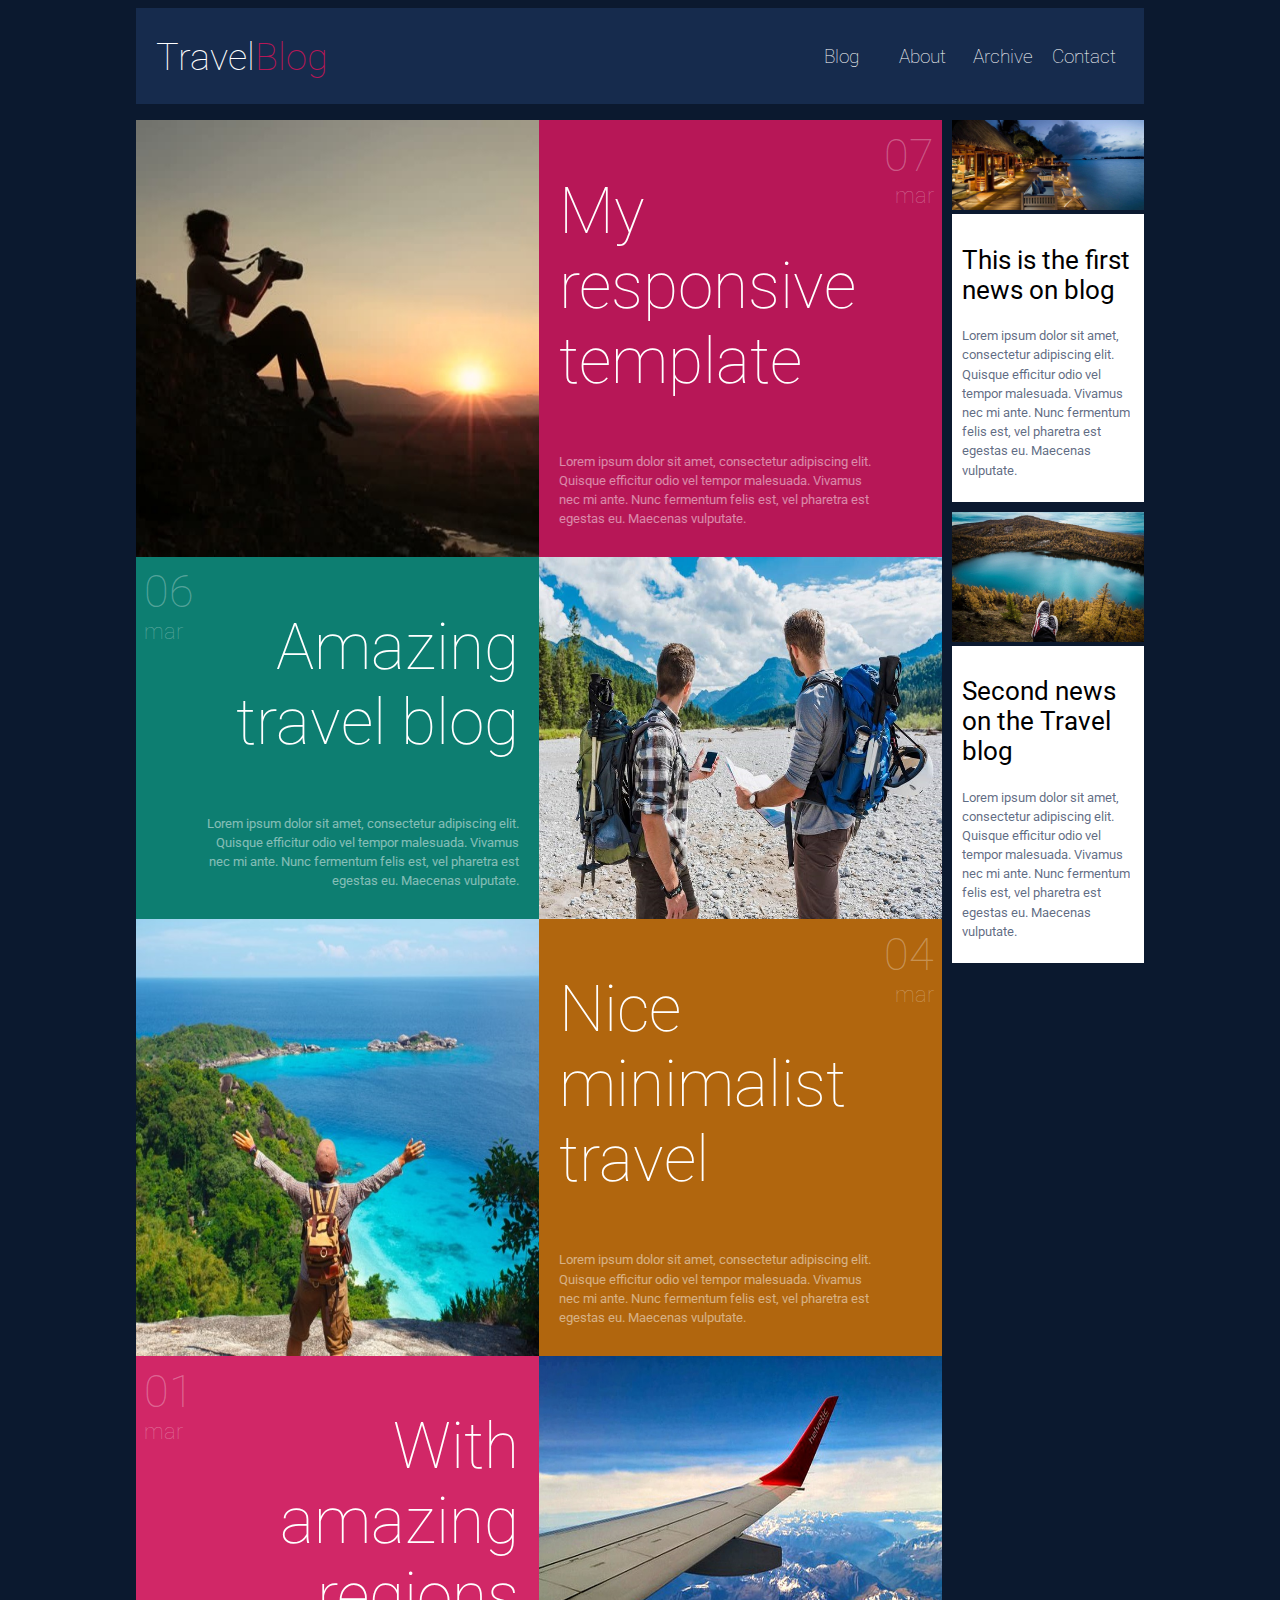
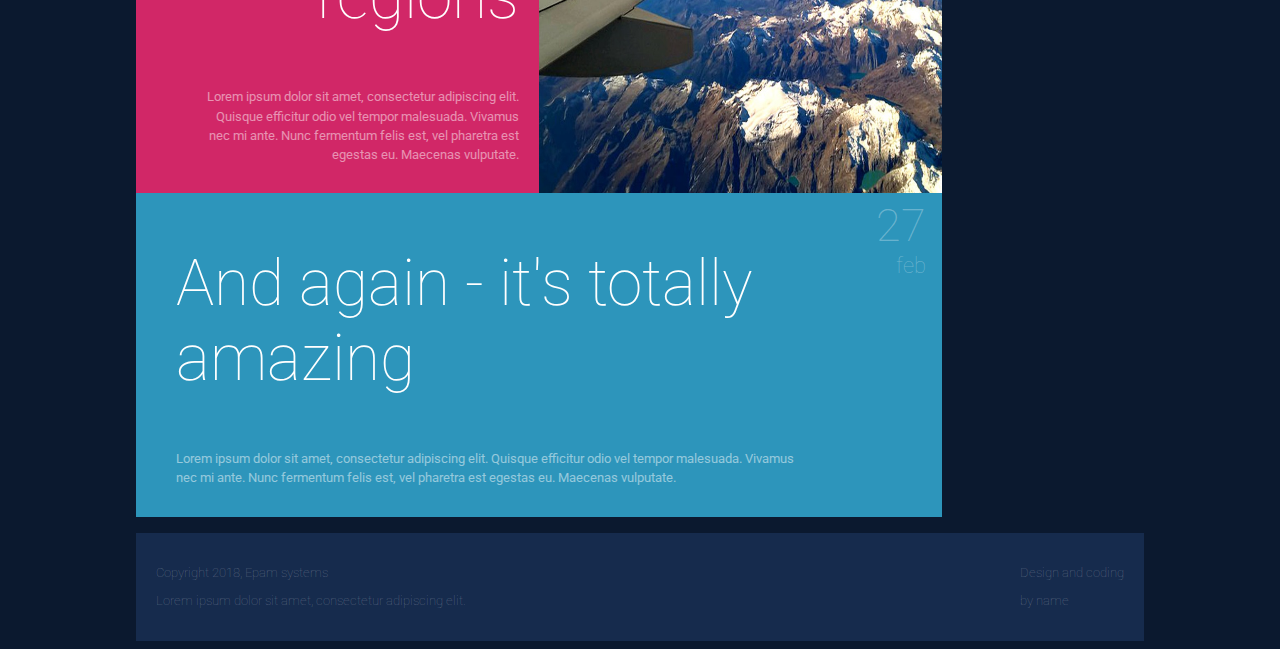
<file: FL11_HW5/homework/index.html>
<!DOCTYPE html>
<html lang="en">
<head>
  <meta charset="UTF-8">
  <meta name="viewport" content="width=device-width, initial-scale=1.0">
  <meta http-equiv="X-UA-Compatible" content="ie=edge">
  <link rel="stylesheet" href="css/styles.css">
  <link href='https://fonts.googleapis.com/css?family=Roboto:400,100,300,700&subset=latin,latin-ext' rel='stylesheet' type='text/css'>      
  <title>Responsive</title>
</head>
<body>
  <header>
  <p class="sandwich">&#9776;</p>
  <h1>Travel<span>Blog</span></h1>
  <nav>
    <a href="#">Blog</a> 
    <a href="#">About</a> 
    <a href="#">Archive</a> 
    <a href="#">Contact</a> 
  </nav>
</header>
<main>
  <div class="main_content">
     <ul>
        <li class="post-1">
          <div>
           <img src="img/post1.jpg" alt="image">
          </div>
          <div class="post_description">
           <div class="post_info">
            <h2>My responsive template</h2>
            <p>Lorem ipsum dolor sit amet, consectetur adipiscing elit. Quisque efficitur odio vel tempor malesuada. Vivamus nec mi ante. Nunc fermentum felis est, vel pharetra est egestas eu. Maecenas vulputate.</p>
           </div>
           <time datetime="2019-03-07">07 <span>mar</span></time>
          </div>
        </li>
        <li class="post-2">
         <div>
          <img src="img/post2.jpg" alt="image">
         </div>
         <div class="post_description">
           <div class="post_info">
            <h2>Amazing travel blog</h2>
            <p>Lorem ipsum dolor sit amet, consectetur adipiscing elit. Quisque efficitur odio vel tempor malesuada. Vivamus nec mi ante. Nunc fermentum felis est, vel pharetra est egestas eu. Maecenas vulputate.</p>
           </div>
           <time datetime="2019-03-06">06 <span>mar</span></time>
         </div>
         </li>
        <li class="post-3">
         <div>
          <img src="img/post3.jpg" alt="image">
         </div>
         <div class="post_description">
           <div class="post_info">
            <h2>Nice minimalist travel</h2>
            <p>Lorem ipsum dolor sit amet, consectetur adipiscing elit. Quisque efficitur odio vel tempor malesuada. Vivamus nec mi ante. Nunc fermentum felis est, vel pharetra est egestas eu. Maecenas vulputate.</p>
           </div>
           <time datetime="2019-03-04">04 <span>mar</span></time>
         </div>
        </li>
      <li class="post-4">
        <div>
         <img src="img/post4.jpg" alt="image">
        </div>
        <div class="post_description">
           <div class="post_info">
            <h2>With amazing regions</h2>
            <p>Lorem ipsum dolor sit amet, consectetur adipiscing elit. Quisque efficitur odio vel tempor malesuada. Vivamus nec mi ante. Nunc fermentum felis est, vel pharetra est egestas eu. Maecenas vulputate.</p>
           </div> 
          <time datetime="2019-03-01">01 <span>mar</span></time>
        </div>  
       </li>  
      <li class="post-5">
        <div class="post_description">
            <div class="post_info">
             <h2>And again - it's totally amazing</h2>
             <p>Lorem ipsum dolor sit amet, consectetur adipiscing elit. Quisque efficitur odio vel tempor malesuada. Vivamus nec mi ante. Nunc fermentum felis est, vel pharetra est egestas eu. Maecenas vulputate.</p>
            </div>
          <time datetime="2019-02-27">27 <span>feb</span></time>
        </div>
      </li>
    </ul>
  </div>
  <aside>
      <div class="news">
        <img src="img/news1.jpg" alt="image">
        <div class="news_text">
        <h2>This is the first news on blog</h2>
        <p>Lorem ipsum dolor sit amet, consectetur adipiscing elit. Quisque efficitur odio vel tempor malesuada. Vivamus nec mi ante. Nunc fermentum felis est, vel pharetra est egestas eu. Maecenas vulputate.</p>
      </div>
      </div>
       <div class="news">
          <img src="img/news2.jpg" alt="image">
          <div class="news_text">
          <h2>Second news on the Travel blog</h2>
          <p>Lorem ipsum dolor sit amet, consectetur adipiscing elit. Quisque efficitur odio vel tempor malesuada. Vivamus nec mi ante. Nunc fermentum felis est, vel pharetra est egestas eu. Maecenas vulputate.</p>
        </div> 
        </div>
    </aside>
</main>
<footer>
  <div class="left">
    <p>Copyright 2018, Epam systems</p>
    <p>Lorem ipsum dolor sit amet, consectetur adipiscing elit.</p>
  </div>
  <div class="right">
    <p>Design and coding</p>
    <p>by name</p>
  </div>
</footer>
</body>
</html>
</file>
<file: FL11_HW1/homework/style.css>
html,body,div,span,applet,object,iframe,h1,h2,h3,h4,h5,h6,p,blockquote,pre,a,abbr,acronym,address,big,cite,code,del,dfn,em,font,img,ins,kbd,q,s,samp,small,strike,strong,sub,sup,tt,var,b,u,i,center,dl,dt,dd,ol,ul,li,fieldset,form,label,legend,table,caption,tbody,tfoot,thead,tr,th,td{background:transparent;border:0;margin:0;padding:0;vertical-align:baseline}body{line-height:1}h1,h2,h3,h4,h5,h6{clear:both;font-weight:normal}ol,ul{list-style:none}blockquote{quotes:none}blockquote:before,blockquote:after{content:'';content:none}del{text-decoration:line-through}table{border-collapse:collapse;border-spacing:0}a img{border:0}#container{float:left;margin:0 -240px 0 0;width:100%}#primary,#secondary{float:right;overflow:hidden;width:220px}#secondary{clear:right}#footer{clear:both;width:100%}.one-column #content{margin:0 auto;width:640px}.single-attachment #content{margin:0 auto;width:900px}body,input,textarea,.page-title span,.pingback a.url{font-family:Georgia,"Bitstream Charter",serif}h3#comments-title,h3#reply-title,#access .menu,#access div.menu ul,#cancel-comment-reply-link,.form-allowed-tags,#site-info,#site-title,#wp-calendar,.comment-meta,.comment-body tr th,.comment-body thead th,.entry-content label,.entry-content tr th,.entry-content thead th,.entry-meta,.entry-title,.entry-utility,#respond label,.navigation,.page-title,.pingback p,.reply,.widget-title,.wp-caption-text{font-family:"Helvetica Neue",Arial,Helvetica,"Nimbus Sans L",sans-serif}input[type="submit"]{font-family:"Helvetica Neue",Arial,Helvetica,"Nimbus Sans L",sans-serif}pre{font-family:"Courier 10 Pitch",Courier,monospace}code{font-family:Monaco,Consolas,"Andale Mono","DejaVu Sans Mono",monospace}#access .menu-header,div.menu,#colophon,#branding,#main,#wrapper{margin:0 auto;width:940px}#wrapper{background:#fff;margin-top:20px;padding:0 20px}#footer-widget-area{overflow:hidden}#footer-widget-area .widget-area{float:left;margin-right:20px;width:220px}#footer-widget-area #fourth{margin-right:0}#site-info{float:left;font-size:14px;font-weight:bold;width:700px}#site-generator{float:right;width:220px}body{background:#f1f1f1}body,input,textarea{color:#666;font-size:12px;line-height:18px}hr{background-color:#e7e7e7;border:0;clear:both;height:1px;margin-bottom:18px}p{margin-bottom:18px}ul{list-style:square;margin:0 0 18px 1.5em}ol{list-style:decimal;margin:0 0 18px 1.5em}ol ol{list-style:upper-alpha}ol ol ol{list-style:lower-roman}ol ol ol ol{list-style:lower-alpha}ul ul,ol ol,ul ol,ol ul{margin-bottom:0}dl{margin:0 0 24px 0}dt{font-weight:bold}dd{margin-bottom:18px}strong{font-weight:bold}cite,em,i{font-style:italic}big{font-size:131.25%}ins{background:#ffc;text-decoration:none}blockquote{font-style:italic;padding:0 3em}blockquote cite,blockquote em,blockquote i{font-style:normal}pre{background:#f7f7f7;color:#222;line-height:18px;margin-bottom:18px;overflow:auto;padding:1.5em}abbr,acronym{cursor:help}sup,sub{height:0;line-height:1;position:relative;vertical-align:baseline}sup{bottom:1ex}sub{top:.5ex}small{font-size:smaller}input{margin-bottom:10px}input[type="text"],input[type="password"],input[type="email"],input[type="url"],input[type="number"],textarea{background:#f9f9f9;border:1px solid #ccc;box-shadow:inset 1px 1px 1px rgba(0,0,0,0.1);-moz-box-shadow:inset 1px 1px 1px rgba(0,0,0,0.1);-webkit-box-shadow:inset 1px 1px 1px rgba(0,0,0,0.1);padding:2px}a:link{color:#06c}a:visited{color:#743399}a:active,a:hover{color:#ff4b33}.screen-reader-text{clip:rect(1px,1px,1px,1px);overflow:hidden;position:absolute !important;height:1px;width:1px}#header{padding:30px 0 0 0}#site-title{float:left;font-size:30px;line-height:36px;margin:0 0 18px 0;width:700px}#site-title a{color:#000;font-weight:bold;text-decoration:none}#site-description{color:#000;clear:right;float:right;font-style:italic;margin:15px 0 18px 0;opacity:.65;width:220px}#branding img{border-top:4px solid #000;border-bottom:1px solid #000;display:block;float:left}#access{background:#000;display:block;float:left;margin:0 auto;width:940px}#access .menu-header,div.menu{font-size:13px;margin-left:12px;width:928px}#access .menu-header ul,div.menu ul{list-style:none;margin:0}#access .menu-header li,div.menu li{float:left;position:relative}#access a{color:#aaa;display:block;line-height:38px;padding:0 10px;text-decoration:none}#access ul ul{box-shadow:0 3px 3px rgba(0,0,0,0.2);-moz-box-shadow:0 3px 3px rgba(0,0,0,0.2);-webkit-box-shadow:0 3px 3px rgba(0,0,0,0.2);display:none;position:absolute;top:38px;left:0;float:left;width:180px;z-index:99999}#access ul ul li{min-width:180px}#access ul ul ul{left:100%;top:0}#access ul ul a{background:#333;line-height:1em;padding:10px;width:160px;height:auto}#access li:hover>a,#access ul ul:hover>a{background:#333;color:#fff}#access ul li:hover>ul{display:block}#access ul li.current_page_item>a,#access ul li.current_page_ancestor>a,#access ul li.current-menu-ancestor>a,#access ul li.current-menu-item>a,#access ul li.current-menu-parent>a{color:#fff}* html #access ul li.current_page_item a,* html #access ul li.current_page_ancestor a,* html #access ul li.current-menu-ancestor a,* html #access ul li.current-menu-item a,* html #access ul li.current-menu-parent a,* html #access ul li a:hover{color:#fff}#main{clear:both;overflow:hidden;padding:40px 0 0 0}#content{margin-bottom:36px}#content,#content input,#content textarea{color:#333;font-size:16px;line-height:24px}#content p,#content ul,#content ol,#content dd,#content pre,#content hr{margin-bottom:24px}#content ul ul,#content ol ol,#content ul ol,#content ol ul{margin-bottom:0}#content pre,#content kbd,#content tt,#content var{font-size:15px;line-height:21px}#content code{font-size:13px}#content dt,#content th{color:#000}#content h1,#content h2,#content h3,#content h4,#content h5,#content h6{color:#000;line-height:1.5em;margin:0 0 20px 0}#content table{border:1px solid #e7e7e7;margin:0 -1px 24px 0;text-align:left;width:100%}#content tr th,#content thead th{color:#777;font-size:12px;font-weight:bold;line-height:18px;padding:9px 24px;border-right:1px solid #e7e7e7}#content tr td{border-top:1px solid #e7e7e7;padding:6px 24px;border-right:1px solid #e7e7e7}#content tr.odd td{background:#f2f7fc}.hentry{margin:0 0 48px 0}.home .sticky{background:#f2f7fc;border-top:4px solid #000;margin-left:-20px;margin-right:-20px;padding:18px 20px}.single .hentry{margin:0 0 36px 0}.page-title{color:#000;font-size:14px;font-weight:bold;margin:0 0 36px 0}.page-title span{color:#333;font-size:16px;font-style:italic;font-weight:normal}.page-title a:link,.page-title a:visited{color:#777;text-decoration:none}.page-title a:active,.page-title a:hover{color:#ff4b33}#content .entry-title{color:#000;font-size:21px;font-weight:bold;line-height:1.3em;margin-bottom:0}.entry-title a:link,.entry-title a:visited{color:#000;text-decoration:none}.entry-title a:active,.entry-title a:hover{color:#ff4b33}.entry-meta{color:#777;font-size:12px}.entry-meta abbr,.entry-utility abbr{border:0}.entry-meta abbr:hover,.entry-utility abbr:hover{border-bottom:1px dotted #666}.single-author .by-author{position:absolute !important;clip:rect(1px 1px 1px 1px);clip:rect(1px,1px,1px,1px)}.entry-content,.entry-summary{clear:both;padding:12px 0 0 0}.entry-content .more-link{white-space:nowrap}#content .entry-summary p:last-child{margin-bottom:12px}.entry-content fieldset{border:1px solid #e7e7e7;margin:0 0 24px 0;padding:24px}.entry-content fieldset legend{background:#fff;color:#000;font-weight:bold;padding:0 24px}.entry-content input{margin:0 0 24px 0}.entry-content input.file,.entry-content input.button{margin-right:24px}.entry-content label{color:#777;font-size:12px}.entry-content select{margin:0 0 24px 0}.entry-content sup,.entry-content sub{font-size:10px}.entry-content blockquote.left{float:left;margin-left:0;margin-right:24px;text-align:right;width:33%}.entry-content blockquote.right{float:right;margin-left:24px;margin-right:0;text-align:left;width:33%}.page-link{clear:both;color:#000;font-weight:bold;line-height:48px;word-spacing:.5em}.page-link a:link,.page-link a:visited{background:#f1f1f1;color:#333;font-weight:normal;padding:.5em .75em;text-decoration:none}.home .sticky .page-link a{background:#d9e8f7}.page-link a:active,.page-link a:hover{color:#ff4b33}body.page .edit-link{clear:both;display:block}#entry-author-info{background:#f2f7fc;border-top:4px solid #000;clear:both;font-size:14px;line-height:20px;margin:24px 0;overflow:hidden;padding:18px 20px}#entry-author-info #author-avatar{background:#fff;border:1px solid #e7e7e7;float:left;height:60px;margin:0 -104px 0 0;padding:11px}#entry-author-info #author-description{float:left;margin:0 0 0 104px}#entry-author-info h2{color:#000;font-size:100%;font-weight:bold;margin-bottom:0}.entry-utility{clear:both;color:#777;font-size:12px;line-height:18px}.entry-meta a,.entry-utility a{color:#777}.entry-meta a:hover,.entry-utility a:hover{color:#ff4b33}#content .video-player{padding:0}.format-standard .wp-video,.format-standard .wp-audio-shortcode,.format-audio .wp-audio-shortcode,.format-standard .video-player{margin-bottom:24px}.home #content .format-aside p,.home #content .category-asides p{font-size:14px;line-height:20px;margin-bottom:10px;margin-top:0}.format-gallery .size-thumbnail img,.category-gallery .size-thumbnail img{border:10px solid #f1f1f1;margin-bottom:0}.format-gallery .gallery-thumb,.category-gallery .gallery-thumb{float:left;margin-right:20px;margin-top:-4px}.home #content .format-gallery .entry-utility,.home #content .category-gallery .entry-utility{padding-top:4px}.attachment .entry-content .entry-caption{font-size:140%;margin-top:24px}.attachment .entry-content .nav-previous a:before{content:'\2190\00a0'}.attachment .entry-content .nav-next a:after{content:'\00a0\2192'}#content img.size-auto,#content img.size-full,#content img.size-large,#content img.size-medium,#content .entry-attachment img,#content .widget-container img{max-width:100%;height:auto}#ie8 #content img.size-auto,#ie8 #content img.size-full,#ie8 #content img.size-large,#ie8 #content img.size-medium,#ie8 #content .entry-attachment img{width:auto}.alignleft,img.alignleft{display:inline;float:left;margin-right:24px;margin-top:4px}.alignright,img.alignright{display:inline;float:right;margin-left:24px;margin-top:4px}.aligncenter,img.aligncenter{clear:both;display:block;margin-left:auto;margin-right:auto}img.alignleft,img.alignright,img.aligncenter{margin-bottom:12px}.wp-caption{background:#f1f1f1;line-height:18px;margin-bottom:20px;max-width:100%;padding:4px;text-align:center}.wp-caption img{margin:5px 5px 0;max-width:622px}.wp-caption p.wp-caption-text{color:#777;font-size:12px;margin:5px}.wp-smiley{margin:0}.gallery{margin:0 auto 18px}.gallery .gallery-item{float:left;margin-top:0;text-align:center}.gallery-columns-1 .gallery-item{width:100%}.gallery-columns-2 .gallery-item{width:50%}.gallery-columns-3 .gallery-item{width:33%}.gallery-columns-4 .gallery-item{width:25%}.gallery-columns-5 .gallery-item{width:20%}.gallery-columns-6 .gallery-item{width:16%}.gallery-columns-7 .gallery-item{width:14%}.gallery-columns-8 .gallery-item{width:12%}.gallery-columns-9 .gallery-item{width:11%}.gallery-columns-1 img{max-width:620px}.gallery-columns-2 img{max-width:288px}.gallery-columns-3 img{max-width:177px}.gallery-columns-4 img{max-width:122px}.gallery-columns-5 img{max-width:88px}.gallery-columns-6 img{max-width:66px}.gallery-columns-7 img{max-width:50px}.gallery-columns-8 img{max-width:39px}.gallery-columns-9 img{max-width:29px}.gallery-item img{height:auto}.gallery-columns-2 .attachment-medium{max-width:92%;height:auto}.gallery-columns-4 .attachment-thumbnail{max-width:84%;height:auto}.gallery .gallery-caption{color:#777;font-size:12px;margin:0 0 12px}.gallery dl{margin:0}.gallery img{border:10px solid #f1f1f1}.gallery br+br{display:none}#content .entry-attachment img{display:block;margin:0 auto}.navigation{color:#777;font-size:12px;line-height:18px;overflow:hidden}.navigation a:link,.navigation a:visited{color:#777;text-decoration:none}.navigation a:active,.navigation a:hover{color:#ff4b33}.nav-previous{float:left;width:50%}.nav-next{float:right;text-align:right;width:50%}#nav-above{margin:0 0 18px 0}#nav-above{display:none}.paged #nav-above,.single #nav-above{display:block}#nav-below{margin:-18px 0 0 0}#comments{clear:both}#comments .navigation{padding:0 0 18px 0}h3#comments-title,h3#reply-title{color:#000;font-size:20px;font-weight:bold;margin-bottom:0}h3#comments-title{padding:24px 0}.commentlist{list-style:none;margin:0}.commentlist li.comment{border-bottom:1px solid #e7e7e7;line-height:24px;margin:0 0 24px 0;padding:0 0 0 56px;position:relative}.commentlist li:last-child{border-bottom:0;margin-bottom:0}#comments .comment-body ul,#comments .comment-body ol{margin-bottom:18px}#comments .comment-body p:last-child{margin-bottom:6px}#comments .comment-body blockquote p:last-child{margin-bottom:24px}.commentlist ol{list-style:decimal}.commentlist .avatar{position:absolute;top:4px;left:0}.comment-author cite{color:#000;font-style:normal;font-weight:bold}.comment-author .says{font-style:italic}.comment-meta{font-size:12px;margin:0 0 18px 0}.comment-meta a:link,.comment-meta a:visited{color:#777;text-decoration:none}.comment-meta a:active,.comment-meta a:hover{color:#ff4b33}.commentlist .bypostauthor>div{background:#f2f7fc;border-top:4px solid #000;margin-bottom:10px;padding:10px 0 0 20px}.reply{font-size:12px;padding:0 0 24px 0}.reply a,a.comment-edit-link{color:#777}.reply a:hover,a.comment-edit-link:hover{color:#ff4b33}.commentlist .children{list-style:none;margin:0}.commentlist .children li{border:0;margin:0}.nopassword,.nocomments{display:none}#comments .pingback{border-bottom:1px solid #e7e7e7;margin-bottom:18px;padding-bottom:18px}.commentlist li.comment+li.pingback{margin-top:-6px}#comments .pingback p{color:#777;display:block;font-size:12px;line-height:18px;margin:0}#comments .pingback .url{font-size:13px;font-style:italic}input[type="submit"]{color:#333}form{text-align:right}input{width:200px}#respond{border-top:1px solid #e7e7e7;margin:24px 0;overflow:hidden;position:relative}#respond p{margin:0}#respond .comment-notes{margin-bottom:1em}.form-allowed-tags{line-height:1em}.children #respond{margin:0 48px 0 0}h3#reply-title{margin:18px 0}#comments-list #respond{margin:0 0 18px 0}#comments-list ul #respond{margin:0}#cancel-comment-reply-link{font-size:12px;font-weight:normal;line-height:18px}#respond .required{color:#ff4b33;font-weight:bold}#respond label{color:#777;font-size:12px}#respond input{margin:0 0 9px;width:98%}#respond textarea{width:98%}#respond .form-allowed-tags{color:#777;font-size:12px;line-height:18px}#respond .form-allowed-tags code{font-size:11px}#respond .form-submit{margin:12px 0}#respond .form-submit input{font-size:14px;width:auto}.widget-area ul{list-style:none;margin-left:0}.widget-area ul ul{list-style:square;margin-left:1.3em}.widget-area select{max-width:100%}.widget_search #s{width:60%}.widget_search label{display:none}.widget-container{word-wrap:break-word;-webkit-hyphens:auto;-moz-hyphens:auto;hyphens:auto;margin:0 0 18px 0}.widget-container .wp-caption img{margin:auto}.widget-container.widget_image .wp-caption{width:auto}.widget-container.widget_image .wp-caption img{margin-left:-8px}.widget-title{color:#222;font-size:14px;font-weight:bold}.widget-area a:link,.widget-area a:visited{text-decoration:none}.widget-area a:active,.widget-area a:hover{text-decoration:underline}.widget-area .entry-meta{font-size:11px}#wp_tag_cloud div{line-height:1.6em}#wp-calendar{width:100%}#wp-calendar caption{color:#222;font-size:14px;font-weight:bold;padding-bottom:4px;text-align:left}#wp-calendar thead{font-size:11px}#wp-calendar tbody{color:#aaa}#wp-calendar tbody td{background:#f5f5f5;border:1px solid #fff;padding:3px 0 2px;text-align:center}#wp-calendar tbody .pad{background:0}#wp-calendar tfoot #next{text-align:right}.widget_rss a.rsswidget{color:#000}.widget_rss a.rsswidget:hover{color:#ff4b33}.widget_rss .widget-title img{width:11px;height:11px}#main .widget-area ul{margin-left:0;padding:0 20px 0 0}#main .widget-area ul ul{border:0;margin-left:1.3em;padding:0}#main .widget-container.music-player ul{margin:0}#footer{margin-bottom:20px}#colophon{border-top:4px solid #000;margin-top:-4px;overflow:hidden;padding:18px 0}#site-info{font-weight:bold}#site-info a{color:#000;text-decoration:none}#site-generator{font-style:italic;position:relative}#site-generator a{background:url(images/wordpress.png) center left no-repeat;color:#666;display:inline-block;line-height:16px;padding-left:20px;text-decoration:none}#site-generator a:hover{text-decoration:underline}img#wpstats{display:block;margin:0 auto 10px}pre{-webkit-text-size-adjust:140%}code{-webkit-text-size-adjust:160%}#access,.entry-meta,.entry-utility,.navigation,.widget-area{-webkit-text-size-adjust:120%}#site-description{-webkit-text-size-adjust:none}@media print{body{background:none !important}#wrapper{clear:both !important;display:block !important;float:none !important;position:relative !important}#header{border-bottom:2pt solid #000;padding-bottom:18pt}#colophon{border-top:2pt solid #000}#site-title,#site-description{float:none;line-height:1.4em;margin:0;padding:0}#site-title{font-size:13pt}.entry-content{font-size:14pt;line-height:1.6em}.entry-title{font-size:21pt}#access,#branding img,#respond,.comment-edit-link,.edit-link,.navigation,.page-link,.widget-area{display:none !important}#container,#header,#footer{margin:0;width:100%}#content,.one-column #content{margin:24pt 0 0;width:100%}.wp-caption p{font-size:11pt}#site-info,#site-generator{float:none;width:auto}#colophon{width:auto}img#wpstats{display:none}#site-generator a{margin:0;padding:0}#entry-author-info{border:1px solid #e7e7e7}#main{display:inline}.home .sticky{border:0}}img{width:140px;vertical-align:middle;display:block;margin:0 auto;margin-left:calc(50% - 50px);margin-bottom:20px}nav>a{padding:10px;color:#0279c1}nav>a b:hover{color:#00527a}nav>a:visited{color:#0279c1}article{padding-left:10px}footer{margin-top:20px;padding:40px 20px;text-align:center;background:#3333}
</file>
<file: FL11_HW11/homework/assets/material-icons/material-icons.css>
@font-face {
  font-family: 'Material Icons';
  font-style: normal;
  font-weight: 400;
  src: url(MaterialIcons-Regular.eot); /* For IE6-8 */
  src: local('Material Icons'),
       local('MaterialIcons-Regular'),
       url(MaterialIcons-Regular.woff2) format('woff2'),
       url(MaterialIcons-Regular.woff) format('woff'),
       url(MaterialIcons-Regular.ttf) format('truetype');
}

.material-icons {
  font-family: 'Material Icons';
  font-weight: normal;
  font-style: normal;
  font-size: 24px;  /* Preferred icon size */
  display: inline-block;
  line-height: 1;
  text-transform: none;
  letter-spacing: normal;
  word-wrap: normal;
  white-space: nowrap;
  direction: ltr;

  /* Support for all WebKit browsers. */
  -webkit-font-smoothing: antialiased;
  /* Support for Safari and Chrome. */
  text-rendering: optimizeLegibility;

  /* Support for Firefox. */
  -moz-osx-font-smoothing: grayscale;

  /* Support for IE. */
  font-feature-settings: 'liga';
}
</file>
<file: FL11_HW11/homework/assets/styles.css>
h1 {
    text-align: center;
    color: lightskyblue;
}
#input {
    width: 50%;
    height: 20px;
    border-radius: 5px;
    background-color: lightblue;
}
#new1 {
    color: lightseagreen;
    }

.del {
    float: right;
    right: 0;
    color: lightseagreen;
}
.create {
    color: lightseagreen;
}
i:hover {
    cursor: default;
}
.text, .save {
    color: lightseagreen;
}
li {
    list-style-type: none;
}
</file>
<file: FL11_HW2/homework/css/general.css>
/* 

please don't edit this styles

*/

h2.tm-section-title {
    color: lightskyblue;
}

a:focus {
    color: #666;
    outline: 0
}

ul {
    padding: 0;
    margin: 0
}

body {
    background-color: #f5f5f5;
    color: #000;
    font-family: 'Open Sans', Helvetica, Arial, sans-serif;
    font-size: 16px;
    font-weight: 300;
    padding-top: 30px;
    overflow-x: hidden
}

section:before {
    position: absolute;
    z-index: 1
}

.box,
.tm-content-box,
.tm-main-nav {
    background-color: #fff
}

.tm-sidebar {
    z-index: 10;
    position: fixed;
    left: 0;
    right: 0;
    top: 0;
    width: 100%;
}

.tm-sidebar ul{
    margin: 0px;
    display: flex;
}

.tm-main-nav {
    font-size: 1.5em;
    text-align: center
}

.tm-nav-item {
    list-style: none;
    width: 100%;
}

.tm-nav-item-link {
    border: 1px solid transparent;
    color: #666;
    display: block;
    padding: 10px;
    width: 100%;
    -webkit-transition: all .3s ease;
    transition: all .3s ease
}

.carousel-indicators li,
.tm-banner-inner {
    border: 1px solid lightgrey
}


.tm-nav-item-link.active,
.tm-nav-item-link:hover {
    color: #666;
    text-decoration: none;
}

.tm-nav-item-link:focus {
    text-decoration: none
}

.tm-banner-text,
.tm-banner-title,
.tm-section-title {
    color: #666;
    font-weight: 300;
    margin: 0
}

.tm-section-title {
    margin-bottom: 20px
}

.tm-section-title-box {
    margin-bottom: 0
}

.tm-banner-title {
    font-size: 3.3em;
    letter-spacing: 2px;
    text-transform: uppercase
}

.tm-main-content {
    padding-top: 70px;
}

.tm-content-box {
    overflow: hidden;
    margin-bottom: 30px
}

.padding-medium {
    padding: 40px
}

.tm-banner {
    padding: 30px
}

.tm-banner-inner {
    padding: 30px 0;
    height: 100%;
    text-align: center;
    display: flex;
    -webkit-box-orient: vertical;
    -webkit-box-direction: normal;
    -webkit-flex-direction: column;
    -ms-flex-direction: column;
    flex-direction: column;
    -webkit-box-align: center;
    -webkit-align-items: center;
    -ms-flex-align: center;
    align-items: center;
    -webkit-box-pack: center;
    -webkit-justify-content: center;
    -ms-flex-pack: center;
    justify-content: center
}

.tm-banner-inner img{
    width: 120px;
}

.tm-banner-text {
    font-size: 1.4em
}

.boxes,
.tm-box-bg-title {
    display: -webkit-box;
    display: -webkit-flex;
    display: -ms-flexbox
}

/*.flex-item {*/
    /*-webkit-box-flex: 0 1 auto;*/
    /*-webkit-flex: 0 1 auto;*/
    /*-ms-flex: 0 1 auto;*/
    /*flex: 0 1 auto*/
/*}*/

.section-description {
    line-height: 1.8;
    margin-bottom: 25px
}

.section-description:last-child {
    margin-bottom: 0
}

.tm-team-description-container {
    max-width: 500px
}

.tm-team-info {
    display: flex
}

.box {
    list-style: none;
    width: 33.3333%;
    height: auto;
}

.box-bg {
    position: relative
}

.box-img {
    width: 100%;
}

.tm-box-bg-title {
    position: absolute;
    top: 0;
    right: 0;
    bottom: 0;
    left: 0;
    display: flex;
    -webkit-box-align: center;
    -webkit-align-items: center;
    -ms-flex-align: center;
    align-items: center;
    -webkit-box-pack: center;
    -webkit-justify-content: center;
    -ms-flex-pack: center;
    justify-content: center
}

.boxes {
    display: flex;
    -webkit-flex-wrap: wrap;
    -ms-flex-wrap: wrap;
    flex-wrap: wrap
}

.gallery-container a {
    cursor: -webkit-zoom-in;
    cursor: zoom-in
}

.carousel {
    position: relative;
    height: auto;
    padding: 50px 50px 80px;
    text-align: center
}

.carousel-indicators {
    bottom: 30px
}

.carousel-content {
    color: #000;
    display: -webkit-box;
    display: -webkit-flex;
    display: -ms-flexbox;
    display: flex;
    -webkit-box-align: center;
    -webkit-align-items: center;
    -ms-flex-align: center;
    align-items: center
}

.carousel-indicators .active {
    background-color: lightgrey
}

.contact-form {
    overflow: hidden
}

.form-control {
    border-radius: 0;
    font-size: 1em
}

.form-control:focus {
    border-color: lightgrey;
    box-shadow: inset 0 1px 1px rgba(0, 0, 0, .075), 0 0 8px rgba(153, 153, 153, .45)
}

.form-group {
    margin-bottom: 20px
}

.form-group-2-col-left {
    padding-left: 0;
    padding-right: 5px
}

.form-group-2-col-right {
    padding-right: 0;
    padding-left: 5px
}

.mandatory-field:after {
    position: absolute;
    top: 0;
    right: 7px
}

.carousel-inner>.carousel-item>a>img, .carousel-inner>.carousel-item>img, .img-contact-us {
    width: 100%;
}

.tm-footer {
    color: #666;
    padding-bottom: 15px
}
</file>
<file: FL11_HW2/homework/css/style.css>
@media print {
    .container{
    text-align: center;
    background-color: white;
    }
    .tm-sidebar, .tm-team-img,  #about, .blocks .tm-content-box, #ideas ol, .tm-content-box img.img-fluid, #contact {
        display: none;
    } 
    body {
        padding-top: 0;
        }
    .tm-main-content {
        padding-top: 0;
    }
    .padding-medium {
        padding: 0;
    }
    .tm-content-box {
        margin-bottom: 15px;
    }
   .carousel {
       padding-bottom: 0;
       padding-top: 10px;
    }
    .blocks .padding-medium {
        margin-left: auto;
        margin-right: auto;
    }
    .tm-content-box .padding-medium {
        margin-left: auto;
        margin-right: auto;
    }
    section .padding-medium {
       max-width: 85%;
    }
    p.tm-section-description {
        text-indent: 5px;       
    }
    #tmCarousel .flex-item p {
        margin-bottom: 0;
    }
    h2 {
        text-transform: uppercase;
        color: lightskyblue;
        font-weight: 300; 
    }
    .padding-medium li:nth-child(even) {
        padding: 0px 0px 0px 170px;
    }
    .padding-medium li:nth-child(odd) {
        padding: 0px 260px 0px 0px;
    }
    .padding-medium li:first-letter {
        color: #76cdd7;
        font-size: 200%;
    }
    .padding-medium a {
        color: black;
        }
    .padding-medium li {
        list-style-type: none;
    }
}
@media screen {
#about li:hover {
    background-color: lightskyblue;
  }
#about li h2:hover {
    color: white;
    font-weight: bold;
  }
section, #home, .tm-sidebar {
    box-shadow: 0 0 10px rgba(61, 55, 61, 0.7);
  }
.tm-banner {
    background-color: #76cdd7;
  }
.tm-banner-inner {
    background-color: white;
    text-shadow: 0px 4px 1px #76cdd7, 0px 8px 1px #76cdd7; 
    letter-spacing: 5px;
    word-spacing: 20px;
  }
section::before {
    content: '';
    display: block;
    border: 20px solid transparent;	
    border-left: 20px solid #76cdd7; 
    border-top: 20px solid #76cdd7;
  }
.padding-medium h2 {
    color: #76cdd7;
    text-align: center;
  }
.padding-medium ol {
    list-style-type: lower-roman;
  }
.padding-medium a:visited {
    color: #ffb347;
  }
.padding-medium a:hover {
    color: #ffb347;
    font-weight: bold;
    text-decoration: none;
    position: absolute;
    border-left: 3px solid #ffb347;
    padding-left: 1px;
  }
.padding-medium a {
      padding-left: 1px;
      border-left: 3px solid transparent;
  }
.padding-medium .text::after {
    content: 'New';
    color: red;
    font-size: 50%;
    font-weight: bold;
    font-variant: small-caps;
    position: absolute;
}
.blocks li:nth-child(even) {
    background-color: #f5f5f5;
    }
.blocks li p {
    font-style: italic;
    text-indent: 0;
    line-height: 1.5;
}
.blocks li p:first-letter {
    font-size: 200%;
}
.gallery-container li.box-work {
    padding: 10px;
    }
#contact h2 {
    text-align: left;
    color: lightskyblue;
}
#contact_name, #contact_email, #contact_subject {
    border-top: hidden;
    border-left: hidden;
    border-right: hidden;
    border-bottom: 3px solid lightskyblue;
    border-radius: 4px;
    }
#contact_name:focus {
    background-color: #76cdd7;
    border: 3px solid lightskyblue;
    color: white;
}
#contact_email:focus {
    background-color: #76cdd7;
    border: 3px solid lightskyblue;
    color: white;
    }
#contact_subject:focus {
    background-color: #76cdd7;
    border: 3px solid lightskyblue;
    color: white;
    }
.form-group-2-col-right::after {
    content:'';
    background: url(../img/email-icon.png) no-repeat;
    background-size: 30px;
    background-position: right;
    right: 3px;
    top: 3px;
    width: 35px;
    height: 35px;
}
#contact_message {
    border: 3px solid lightskyblue;
    border-radius: 4px;
    resize: none;
    }
#contact_message:focus {
    background-color: #76cdd7;
    border: 3px solid lightskyblue;
    color: white;
}
#contact button {
    float: right;
    color: lightskyblue;
    background-color: white;
    border-radius: 0;
    border: 3px solid lightskyblue;
    width: 200px;
    height: 65px;
    font-size: 22px;
    }
#contact button:hover {
    color:white;
    background-color: lightskyblue;
    }

.tm-main-nav li:hover {
    background-color: #f5f5f5;
}
h2+p {
    font-style: italic;
    line-height: 2;
    text-indent: 20px;
}
.tm-banner-text {
    animation-name:rotate_animation;
    animation-duration: 3s;
    animation-delay: 0s;
    animation-iteration-count: infinite;
    }
@keyframes rotate_animation {
    0% {transform: rotateY(360deg);}
    100% {transform: rotateY(0deg);}
    }
.flex-2-col {
        display: flex;
    }
.tm-team-description-container {
    display: flex;
    flex-direction: column;
    justify-content: center;
}
.tm-section-description {
    text-indent: 20px;
}
.padding-medium h2.tm-section-title {
    text-align: left;
    color: lightskyblue;
}
}
</file>
<file: FL11_HW3/homework/css/style1.css>
body {
  background-color: #FBFBF2; }

main {
  margin: 0 auto;
  width: 70%;
  text-align: center; }

header {
  min-height: 600px;
  background-image: url("../img/m-h-day.jpg");
  background-size: cover;
  background-position: center;
  border: 1px solid transparent;
  border-radius: 0 0 200px 0; }

.header-wrap {
  margin: 0 auto;
  width: 960px; }

.landing-logo {
  display: flex; }

.landing-logo img {
  padding: 0 5px 0 0;
  margin: 5px 0 0 0; }

.landing-logo p {
  color: #222731;
  font-family: "Hind";
  font-size: 10px;
  text-align: center; }

.landing-logo p span {
  display: block;
  color: #222731;
  font-size: 5px;
  text-align: center; }

.header_heading {
  color: #222731;
  max-width: 40%;
  font-size: 3em;
  font-weight: bold;
  font-family: "Source Sans Pro"; }

.header_heading::after {
  display: block;
  content: '';
  width: 60%;
  height: 20px;
  background: #5FA0D5;
  position: absolute;
  bottom: 0;
  left: 0;
  z-index: -1; }

.header_heading {
  position: relative;
  z-index: 1; }

.header_text {
  max-width: 60%;
  color: #222731;
  font-family: "Hind";
  line-height: 1.5;
  margin-bottom: 60px; }

.header_button, .section_banner_button {
  width: 150px;
  height: 50px;
  background-color: #6FB80A;
  border: none;
  color: #FBFBF2;
  border-radius: 3px;
  font-family: "Source Sans Pro";
  font-size: 20px; }

.section_text {
  font-weight: bold;
  font-family: "Hind";
  font-size: 30px;
  color: #222731; }

.section_text::after {
  display: block;
  content: '';
  width: 17%;
  height: 10px;
  background: #5FA0D5;
  position: absolute;
  bottom: 15px;
  right: 33%;
  z-index: -1; }

.section_text {
  position: relative;
  z-index: -1; }

.section_card_wrap {
  display: inline-flex;
  flex-direction: row;
  justify-content: space-around;
  align-items: center; }

.section_card {
  background: #0C1B3D;
  border-radius: 4px;
  color: #FBFBF2;
  text-align: center;
  padding: 0 5px;
  margin-right: 5px; }

img.section_card_img {
  padding: 10px;
  border-radius: 7px; }

.section_card_heading::after {
  display: block;
  content: '';
  width: 47%;
  height: 10px;
  background: #7FB4DF;
  position: absolute;
  bottom: 0;
  left: 30%;
  z-index: -1; }

.section_card_heading {
  position: relative;
  z-index: 1; }

.section_card_heading {
  font-family: "Source Sans Pro";
  font-size: 20px;
  font-weight: bold; }

.section_card_text {
  font-family: "Hind";
  font-size: 15px;
  padding: 0 5px;
  color: white; }

body {
  position: relative; }

.section_banner {
  background: linear-gradient(to left, blue, #6FB80A);
  border-radius: 5px;
  position: absolute;
  width: 850px;
  left: 325px;
  bottom: 170px;
  display: flex;
  justify-content: space-around;
  align-items: center; }

.section_banner_heading {
  font-family: "Source Sans Pro";
  font-size: 20px;
  color: #222731;
  font-weight: bold; }

.section_banner_heading::after {
  display: block;
  content: '';
  width: 17%;
  height: 10px;
  background: #5FA0D5;
  position: absolute;
  bottom: 0;
  left: 80px;
  z-index: -1; }

.section_banner_heading {
  position: relative;
  z-index: 1; }

.section_banner_text_wrap .section_banner_text {
  font-family: "Hind";
  color: #FBFBF2; }

.section_card_wrap {
  margin-bottom: 200px; }

.footer-wrap {
  background: #0C1B3D;
  color: white;
  display: flex;
  justify-content: space-around;
  align-items: center;
  height: 200px;
  font-family: "Hind"; }

.footer-wrap .footer_logo {
  display: flex; }

.footer_logo p {
  color: white;
  font-size: 10px;
  text-align: center; }

.footer_logo p span {
  color: white;
  text-align: center;
  font-size: 5px; }

.footer_text {
  width: 20%; }

.landing-logo img {
  padding: 0 5px 0 0;
  margin: 5px 0 0 0; }
</file>
<file: FL11_HW3/homework/css/style2.css>
body {
  background-color: #202027; }

main {
  margin: 0 auto;
  width: 70%;
  text-align: center; }

header {
  min-height: 600px;
  background-image: url("../img/m-h-night.jpg");
  background-size: cover;
  background-position: center;
  border: 1px solid transparent;
  border-radius: 0 0 200px 0; }

.header-wrap {
  margin: 0 auto;
  width: 960px; }

.landing-logo {
  display: flex; }

.landing-logo img {
  padding: 0 5px 0 0;
  margin: 5px 0 0 0; }

.landing-logo p {
  color: white;
  font-family: "Fresca";
  font-size: 10px;
  text-align: center; }

.landing-logo p span {
  display: block;
  color: white;
  font-size: 5px;
  text-align: center; }

.header_heading {
  color: white;
  max-width: 40%;
  font-size: 3em;
  font-weight: bold;
  font-family: "Source Sans Pro"; }

.header_heading::after {
  display: block;
  content: '';
  width: 60%;
  height: 20px;
  background: #E0391F;
  position: absolute;
  bottom: 0;
  left: 0;
  z-index: -1; }

.header_heading {
  position: relative;
  z-index: 1; }

.header_text {
  max-width: 60%;
  color: white;
  font-family: "Fresca";
  line-height: 1.5;
  margin-bottom: 60px; }

.header_button, .section_banner_button {
  width: 150px;
  height: 50px;
  background-color: yellow;
  border: none;
  color: #202027;
  border-radius: 3px;
  font-family: "Source Sans Pro";
  font-size: 20px; }

.section_text {
  font-weight: bold;
  font-family: "Fresca";
  font-size: 30px;
  color: white; }

.section_text::after {
  display: block;
  content: '';
  width: 17%;
  height: 10px;
  background: #E0391F;
  position: absolute;
  bottom: 15px;
  right: 33%;
  z-index: -1; }

.section_text {
  position: relative;
  z-index: -1; }

.section_card_wrap {
  display: inline-flex;
  flex-direction: row;
  justify-content: space-around;
  align-items: center; }

.section_card {
  background: #343D57;
  border-radius: 4px;
  color: #202027;
  text-align: center;
  padding: 0 5px;
  margin-right: 5px; }

img.section_card_img {
  padding: 10px;
  border-radius: 7px; }

.section_card_heading::after {
  display: block;
  content: '';
  width: 47%;
  height: 10px;
  background: #E0391F;
  position: absolute;
  bottom: 0;
  left: 30%;
  z-index: -1; }

.section_card_heading {
  position: relative;
  z-index: 1; }

.section_card_heading {
  font-family: "Source Sans Pro";
  font-size: 20px;
  font-weight: bold;
  color: white; }

.section_card_text {
  font-family: "Fresca";
  font-size: 15px;
  padding: 0 5px;
  color: white; }

body {
  position: relative; }

.section_banner {
  background: linear-gradient(to left, red, yellow);
  border-radius: 5px;
  position: absolute;
  width: 850px;
  left: 325px;
  bottom: 170px;
  display: flex;
  justify-content: space-around;
  align-items: center; }

.section_banner_heading {
  font-family: "Source Sans Pro";
  font-size: 20px;
  color: white;
  font-weight: bold; }

.section_banner_heading::after {
  display: block;
  content: '';
  width: 17%;
  height: 10px;
  background: #E0391F;
  position: absolute;
  bottom: 0;
  left: 80px;
  z-index: -1; }

.section_banner_heading {
  position: relative;
  z-index: 1; }

.section_banner_text_wrap .section_banner_text {
  font-family: "Fresca";
  color: #202027; }

.section_card_wrap {
  margin-bottom: 200px; }

.footer-wrap {
  background: #343D57;
  color: white;
  display: flex;
  justify-content: space-around;
  align-items: center;
  height: 200px;
  font-family: "Fresca"; }

.footer-wrap .footer_logo {
  display: flex; }

.footer_logo p {
  color: white;
  font-size: 10px;
  text-align: center; }

.footer_logo p span {
  color: white;
  text-align: center;
  font-size: 5px; }

.footer_text {
  width: 20%; }

.landing-logo img {
  padding: 0 5px 0 0;
  margin: 5px 0 0 0; }
</file>
<file: FL11_HW4/homework/css/style.css>
body {
    font-family: 'Open Sans', sans-serif; 
    display: flex;
    flex-direction: column;
}
header {
    background: url(../img/sample2.jpg);
    background-size: cover;
    background-position: center;
    background-repeat: no-repeat;
    color: white; 
    padding: 2% 3%;
}
.cabinet {
    display: grid;
    grid-template-columns: 7fr 1fr 1fr;
}
.cabinet > p > a {
    color: white;
    text-decoration: none;    
}
p.login {
    text-align: right;
}
.header-wrap {
    position: relative;
}
.header {
    padding: 9% 0 8% 0;
}
.header_heading {
    text-align: center;
    font-size: 3.5em;
    font-weight: lighter;
    letter-spacing: 0.2em;
}
.header_heading span {
    font-size: 2em;
    font-weight: lighter;
}
.header_heading2 {
    text-align: center;
}
.header_buttons {
    display: flex;
    justify-content: space-around;
}
.button {
    border: 3px solid white;
    width: 20%;
    height: 7vh;
    display: flex;
    align-items: center;
    justify-content: center;
}
.button a {
    color: white;
    text-decoration: none;
}
main {
    display: flex;
    flex-direction: column;
    background-color: #F3F3F3;
}
.info {
    width: 100%;
    height: 35vh;
    position: relative;
}
.polygon {
    width: 100%;
    height: 100%;
    clip-path: polygon(100% 0, 0 0, 100% 100%);
    background-color: black;
}
.black {
    color: white; 
    max-width: 50%;
    float: right;
    padding: 0 3%;
}
.white {
    color: black;
    max-width: 50%;
    position: absolute;
    z-index: 1;
    bottom: 10%;
    padding: 0 3%;
}
span {
    font-weight: bold;
}
.articles_wrap {
    margin-bottom: 3%;
    padding: 0 3%;
}
.articles_wrap p.heading {
    text-align: center;
    font-size: 1.5em;
}
.articles:nth-of-type(1){
    width: 50%;
    float: left; 
}
.articles:nth-of-type(2){
    width: 50%;
    float: right;
}
.left_image {
    background: url(../img/sample-1.jpg);
    background-size: cover;
    background-position: center;
    width: 100%;
    height: 50vh;
    position: relative;
}
.right_image {
    background: url(../img/sample-2.jpg);
    background-size: cover;
    background-position: center;
    width: 100%;
    height: 50vh;
    position: relative;
}
.articles p {
    margin: 7% 0;
    text-align: center;
}
.left_p {
   padding-right: 10%;
}
.right_p {
    padding-left: 10%;
}
.articles .likes {
    border: 3px solid white;
    background-color: rgba(0, 0, 5, 0.5);
    color: white;
    width: 12%;
    height: 12%;  
    position: absolute;
    margin: 0;
    right: 3%;
    top: 5%;
    display: flex;
    align-items: center;
    justify-content: center;
}
.articles .date {
    color: white;
    font-weight: bold;
    position: absolute;
    margin: 0;
    left: 5%;
    bottom: 5%;
}
.countries {
    background-color: white;
    padding: 2% 3%;
    position: relative;
}
.countries_wrap {
      display: flex;
      justify-content: space-between;
      padding-bottom: 10%; 
}
.greece, .italy, .usa, .germany {
      width: 22%;
      height: 22em;
}
.greece {
      background-image: url(../img/news-list-1.jpg);
      background-size: cover;
      display: flex;
      flex-direction: column;
      position: relative;
}
.italy {
    background-image: url(../img/news-list-2.jpg);
    background-size: cover;
    display: flex;
    flex-direction: column;
    position: relative;
}
.usa {
    background-image: url(../img/news-list-3.jpg);
    background-size: cover;
    display: flex;
    flex-direction: column;
    position: relative;
}
.germany {
    background-image: url(../img/news-list-4.jpg);
    background-size: cover;
    display: flex;
    flex-direction: column;
    position: relative;
}
.countries_wrap .likes {
    border: 3px solid white;
    background-color: rgba(0, 0, 5, 0.5);
    color: white;
    width: 24%;
    height: 12%;  
    text-align: center;
    position: absolute;
    right: 5%;
    top: 5%;
    display: flex;
    align-items: center;
    justify-content: center;
}
.explore {
    width: 80%;
    height: 12%;
    color: white;
    font-weight: bold;
    background-color: #097774; 
    opacity: 0.8;
    position: absolute;
    top: 50%;
    left: 50%;
    transform: translate(-50%, -50%);
    display: flex;
    align-items: center;
    justify-content: center;
}
.explore a {
    color: white;
    text-decoration: none;
}
.countries_wrap .date {
    color: white;
    font-weight: bold;
    position: absolute;
    left: 5%;
    bottom: 3%;
}
.news {
    background-color: #097774;
    width: 22%;
    height: 8vh;
    position: absolute;
    left: 39%;
    bottom: 7%;
    display: flex;
    align-items: center;
    justify-content: center;
}
.news a {
    color: white;
    text-decoration: none;
}
.subscription {
    padding: 3% 1%;
}
form {
    display: grid;
    grid-template-columns: 7fr 1.5fr 1fr;
    column-gap: 0.5em;
}
form p {
    font-size: 1.2em;
    margin: 1%;
    text-align: right;
}
input {
    border: 1px solid black;
    text-align: center;
}
form button {
    color: white;
    background-color: #097774;
    border: none;
}
footer {
    display: grid;
    grid-template-columns: 4fr 1fr;
}
footer nav {
    display: grid;
    grid-template-columns: 1fr 1fr 1fr 1fr;
    column-gap: 0.2em;
}
footer p {
    color: #9E9E9E;
}
footer nav a {
    text-decoration: none;
    color: black;
    display: flex;
    align-items: center;
    justify-content: center;
}
</file>
<file: FL11_HW5/homework/css/styles.css>
body {
  font-family: roboto;
}
.post-1 {
	background: #B71757;
}
.post-2 {
	background: #0D7E71;
}
.post-3 {
	background: #b1660e;
}
.post-4 {
	background: #d12767;
}
.post-5 {
	background: #2d95bb;
}
.sandwich {
  display: none;
}
body {
  background-color: #0b192f;
  padding: 0 20%;
}
header {
  background-color: #162b4d;
  display: grid;
  grid-template-columns: 2fr 1fr;
  padding: 0 2%;
}
nav {
  display: grid;
  grid-template-columns: 1fr 1fr 1fr 1fr;
}
header a {
  text-decoration: none;
  color: #fff;
  display: flex;
  justify-content: center;
  align-items: center;
  font-weight: lighter;
  font-size: 1vw;
}
header a:hover {
  background-color: rgba(184, 184, 184, 0.2);
}
header h1 {
  color: white;
  font-size: 1.5vw;
  font-weight: lighter;
}
header span {
  color: #B71757;
}
main {
  position: relative;
}
.main_content {
  margin-right: 20%;
}
ul {
  padding-left: 0;
}
li {
  display: flex;
  color: #fff;
}
li img:hover {
  opacity: 0.7;
}
.post_description:hover {
  opacity: 0.7;
}
li:nth-child(odd){
  flex-direction: row;
}
li:nth-child(even){
  flex-direction: row-reverse;
}
li div {
  width: 50%;
}
li div img {
  width: 100%;
  height: 100%;
}
.post_description {
  position: relative;
  display: flex;
  padding-bottom: 2%;
}
li:nth-child(odd) .post_description {
  flex-direction: row;
}
li:nth-child(even) .post_description {
  flex-direction: row-reverse;
}
.post_info {
  width: 78%;
}
li:nth-child(odd) .post_info {
  padding-left: 5%;
}
li:nth-child(even) .post_info {
  padding-right: 5%;
  text-align: right;
}
time {
  font-size: 3vw;
  color: rgba(255, 255, 255, 0.3);
  font-weight: lighter;
  width: 20%;
  display: flex;
  flex-direction: column;
  position: absolute;
  top: 2%;
}
li:nth-child(odd) time {
  right: 2%;
  text-align: right;
}
li:nth-child(even) time {
  left: 2%;
}
time span {
  font-size: 50%;
}
ul h2 {
  font-weight: lighter;
  font-size: 3vw;
}
.post_info p {
  color: rgba(255, 255, 255, 0.5);
  line-height: 1.5;
  font-size: 1vw;
}
.post-5 .post_description {
  width: 100%;
}
aside {
  position: absolute;
  right: 0;
  top: 0;
  width: 19%;
}
aside img {
  width: 100%;
}
.news_text {
  padding: 5%;
  background-color: white;
}
.news_text h2 {
  font-size: 1.5vw;
  font-weight: normal;
}
.news_text p {
  line-height: 1.5;
  color: rgba(22, 43, 77, 0.7);
  font-size: 1vw;
}
.news {
  padding-bottom: 5%;
}
footer {
  background-color: #162b4d;
  color: rgba(255, 255, 255, 0.3);
  font-weight: lighter;
  padding: 2% 2%;
  display: flex;
  justify-content: space-between;
  font-size: 1vw;
}
@media screen and (max-width: 1400px) {
 body {
  padding: 0 10%;
 }
  header a {
   font-size: 1.5vw;
 }
 header h1 {
  font-size: 3vw;
 }
 ul h2 {
  font-size: 5vw;
}
 time {
  font-size: 3.5vw;
 }
 .news_text h2 {
  font-size: 2vw;
}
}
@media screen and (max-width: 768px) {
  body {
    padding: 0;
  }
  header {
    display: flex;
    flex-direction: column;
  }
  nav {
    display: none;
  }
  .sandwich {
    display: block;
    font-size: 2vw;
    text-align: center;
    color: white;
  }
  header h1 {
    text-align: center;
    font-size: 5vw;
  }
  ul {
    width: 60%;
  }
  aside {
    width: 40%;
  }
  .main_content {
    margin-right: 3%;
  }
  li:nth-child(odd){
    flex-direction: column;
  }
  li:nth-child(even){
    flex-direction: column;
  }
  li div {
    width: 100%;
  }
  .post_description {
    display: flex;
    flex-direction: column;
  }
  ul h2 {
    font-size: 6vw;
  }
  .post_info p {
    font-size: 2vw;
  }
  li:nth-child(odd) .post_description {
    flex-direction: column;
    padding-left: 2%;
  }
  li:nth-child(even) .post_description {
    flex-direction: column;
    padding-left: 7%;
  }
  .post_info {
    margin-bottom: 30%;
  }
  time {
    top: 75%;
    font-size: 6vw;
  }   
  li:nth-child(odd) time {
    right: 41%;
    text-align: center;
  }
  li:nth-child(even) time {
    left: 36%;
    text-align: center;
  }
  li:nth-child(even) .post_info {
    text-align: left;
  }
  .news_text p { 
    font-size: 2vw;
  }
  .news_text h2 {
    font-size: 3vw;
  }
  footer {
    padding: 2% 2%;
    display: flex;
    flex-direction: column;
    justify-content: center;
    align-items: center;
    text-align: center;
    font-size: 3vw;
  }
  .right {
    margin-top: -4%;
  }
}
@media screen and (max-width: 480px) {
  body {
    padding: 0;
    overflow-x: hidden; 
  }
  .sandwich {
    font-size: 3vw;
  }
  header h1 {
    font-size: 6vw;
  }
  ul {
    width: 100%;
  }
  aside {
    width: 100%;
    position: relative;
  }
  .main_content {
    margin-right: 0;
  }
  ul h2 {
    font-size: 9vw;
  }
  .post_info p {
    font-size: 3vw;
  }
  time {
   font-size: 10vw;
  }  
  .news_text p { 
    font-size: 3vw;
  }
  .news_text h2 {
    font-size: 5vw;
  }
}
</file>
